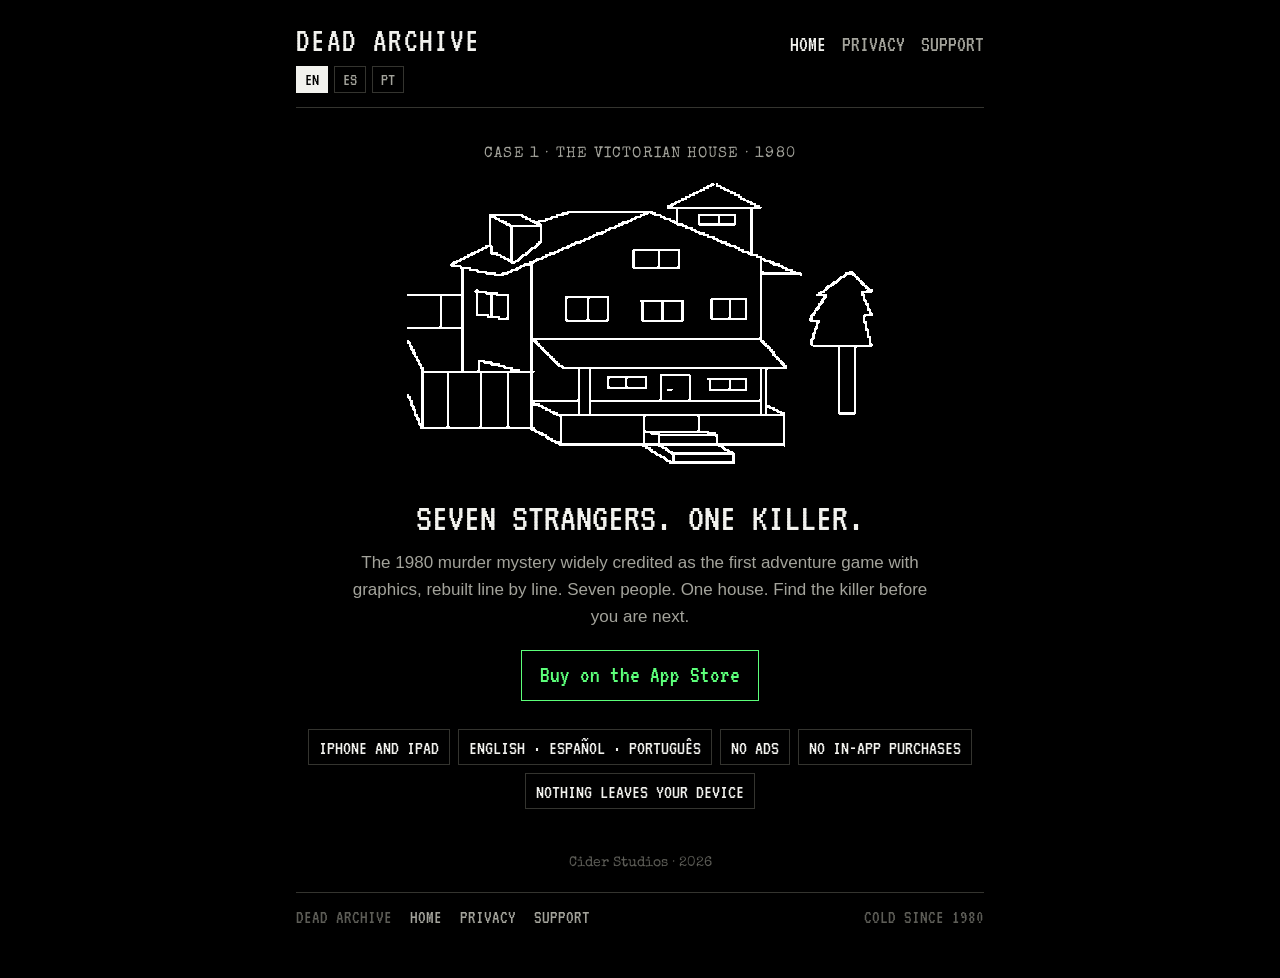
<file: index.html>
<!doctype html>
<html lang="en">
<head>
<meta charset="utf-8">
<meta name="viewport" content="width=device-width, initial-scale=1">
<title>Dead Archive</title>
<meta name="description" content="Seven strangers. One killer. The 1980 murder mystery, rebuilt line by line, for iPhone and iPad.">
<link rel="alternate" hreflang="en" href="index.html">
<link rel="alternate" hreflang="es" href="es/index.html">
<link rel="alternate" hreflang="pt" href="pt/index.html">
<link rel="preconnect" href="https://fonts.googleapis.com">
<link rel="preconnect" href="https://fonts.gstatic.com" crossorigin>
<link rel="stylesheet" href="https://fonts.googleapis.com/css2?family=Special+Elite&family=VT323&display=swap">
<link rel="stylesheet" href="style.css">
</head>
<body>
<div class="wrap">

<header class="masthead">
  <a class="mark" href="index.html">DEAD ARCHIVE</a>
  <nav class="nav">
    <a href="index.html" aria-current="page">Home</a>
    <a href="privacy.html">Privacy</a>
    <a href="support.html">Support</a>
  </nav>
  <div class="langs"><span>EN</span><a href="es/index.html" hreflang="es">ES</a><a href="pt/index.html" hreflang="pt">PT</a></div>
</header>

<p class="eyebrow" style="text-align:center">Case 1 · The Victorian House · 1980</p>
<div class="hero"><img src="house.png" width="1056" height="649" alt="The 1980 line drawing of a large Victorian house with a porch, stone steps and a pine tree"></div>
<p class="tagline">Seven strangers. One killer.</p>
<p class="pitch">The 1980 murder mystery widely credited as the first adventure game with graphics, rebuilt line by line. Seven people. One house. Find the killer before you are next.</p>

<a class="store-link" href="https://apps.apple.com/app/dead-archive/id6829990761">Buy on the App Store</a>

<ul class="facts">
  <li>iPhone and iPad</li>
  <li>English · Español · Português</li>
  <li>No ads</li>
  <li>No in-app purchases</li>
  <li>Nothing leaves your device</li>
</ul>

<p class="stamp" style="text-align:center">Cider Studios · 2026</p>

<footer>
  <span>Dead Archive</span>
  <a href="index.html">Home</a>
  <a href="privacy.html">Privacy</a>
  <a href="support.html">Support</a>
  <span class="end">Cold since 1980</span>
</footer>

</div>
</body>
</html>
</file>
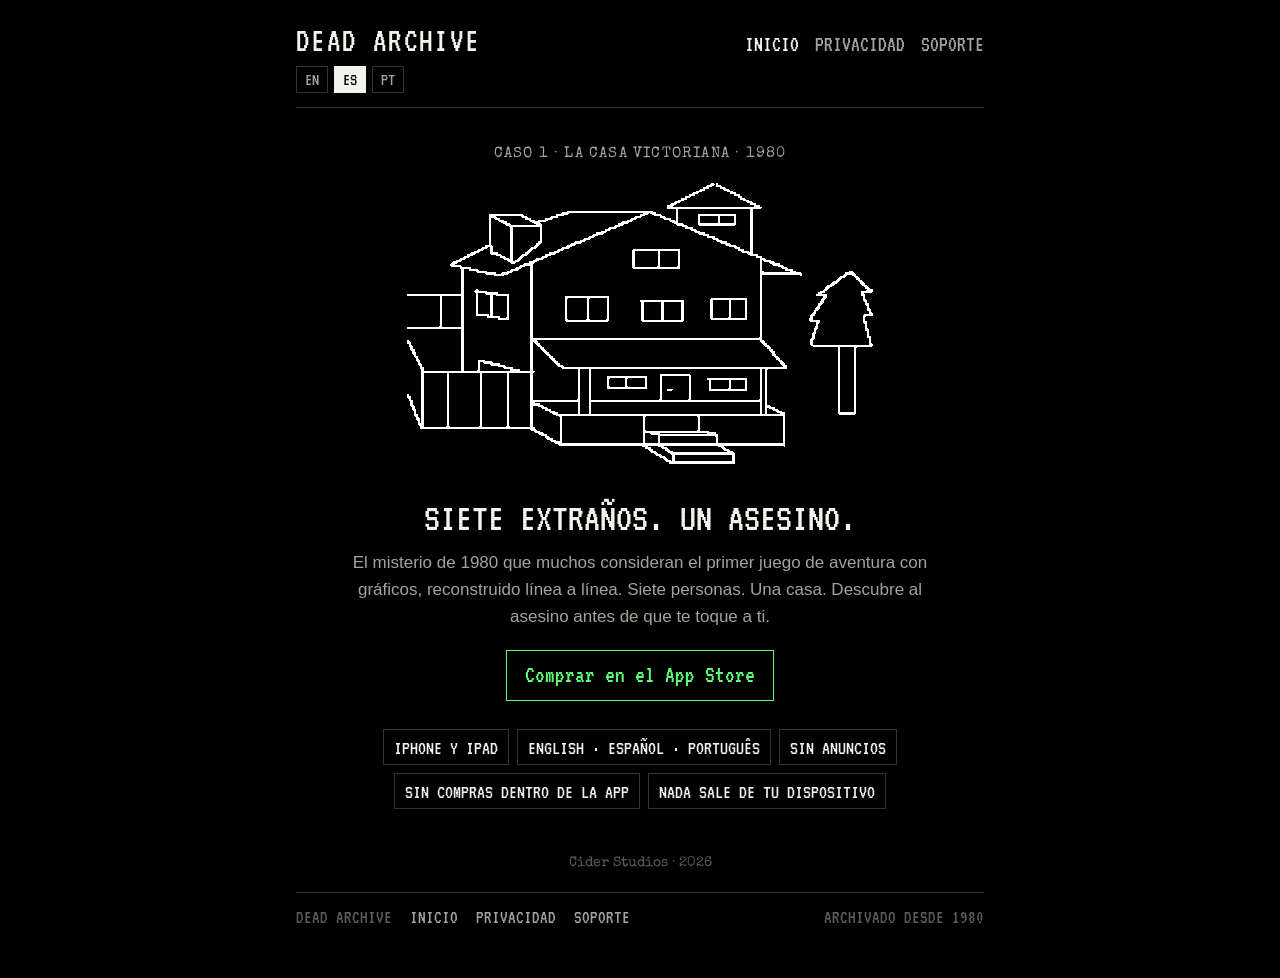
<file: es/index.html>
<!doctype html>
<html lang="es">
<head>
<meta charset="utf-8">
<meta name="viewport" content="width=device-width, initial-scale=1">
<title>Dead Archive</title>
<meta name="description" content="Siete extraños. Un asesino. El misterio de 1980, reconstruido línea a línea, para iPhone y iPad.">
<link rel="alternate" hreflang="en" href="../index.html">
<link rel="alternate" hreflang="es" href="index.html">
<link rel="alternate" hreflang="pt" href="../pt/index.html">
<link rel="preconnect" href="https://fonts.googleapis.com">
<link rel="preconnect" href="https://fonts.gstatic.com" crossorigin>
<link rel="stylesheet" href="https://fonts.googleapis.com/css2?family=Special+Elite&family=VT323&display=swap">
<link rel="stylesheet" href="../style.css">
</head>
<body>
<div class="wrap">

<header class="masthead">
  <a class="mark" href="index.html">DEAD ARCHIVE</a>
  <nav class="nav">
    <a href="index.html" aria-current="page">Inicio</a>
    <a href="privacy.html">Privacidad</a>
    <a href="support.html">Soporte</a>
  </nav>
  <div class="langs"><a href="../index.html" hreflang="en">EN</a><span>ES</span><a href="../pt/index.html" hreflang="pt">PT</a></div>
</header>

<p class="eyebrow" style="text-align:center">Caso 1 · La Casa Victoriana · 1980</p>
<div class="hero"><img src="../house.png" width="1056" height="649" alt="El dibujo de líneas de 1980 de una gran casa victoriana, con porche, escalera de piedra y un pino"></div>
<p class="tagline">Siete extraños. Un asesino.</p>
<p class="pitch">El misterio de 1980 que muchos consideran el primer juego de aventura con gráficos, reconstruido línea a línea. Siete personas. Una casa. Descubre al asesino antes de que te toque a ti.</p>

<a class="store-link" href="https://apps.apple.com/app/dead-archive/id6829990761">Comprar en el App Store</a>

<ul class="facts">
  <li>iPhone y iPad</li>
  <li>English · Español · Português</li>
  <li>Sin anuncios</li>
  <li>Sin compras dentro de la app</li>
  <li>Nada sale de tu dispositivo</li>
</ul>

<p class="stamp" style="text-align:center">Cider Studios · 2026</p>

<footer>
  <span>Dead Archive</span>
  <a href="index.html">Inicio</a>
  <a href="privacy.html">Privacidad</a>
  <a href="support.html">Soporte</a>
  <span class="end">Archivado desde 1980</span>
</footer>

</div>
</body>
</html>
</file>
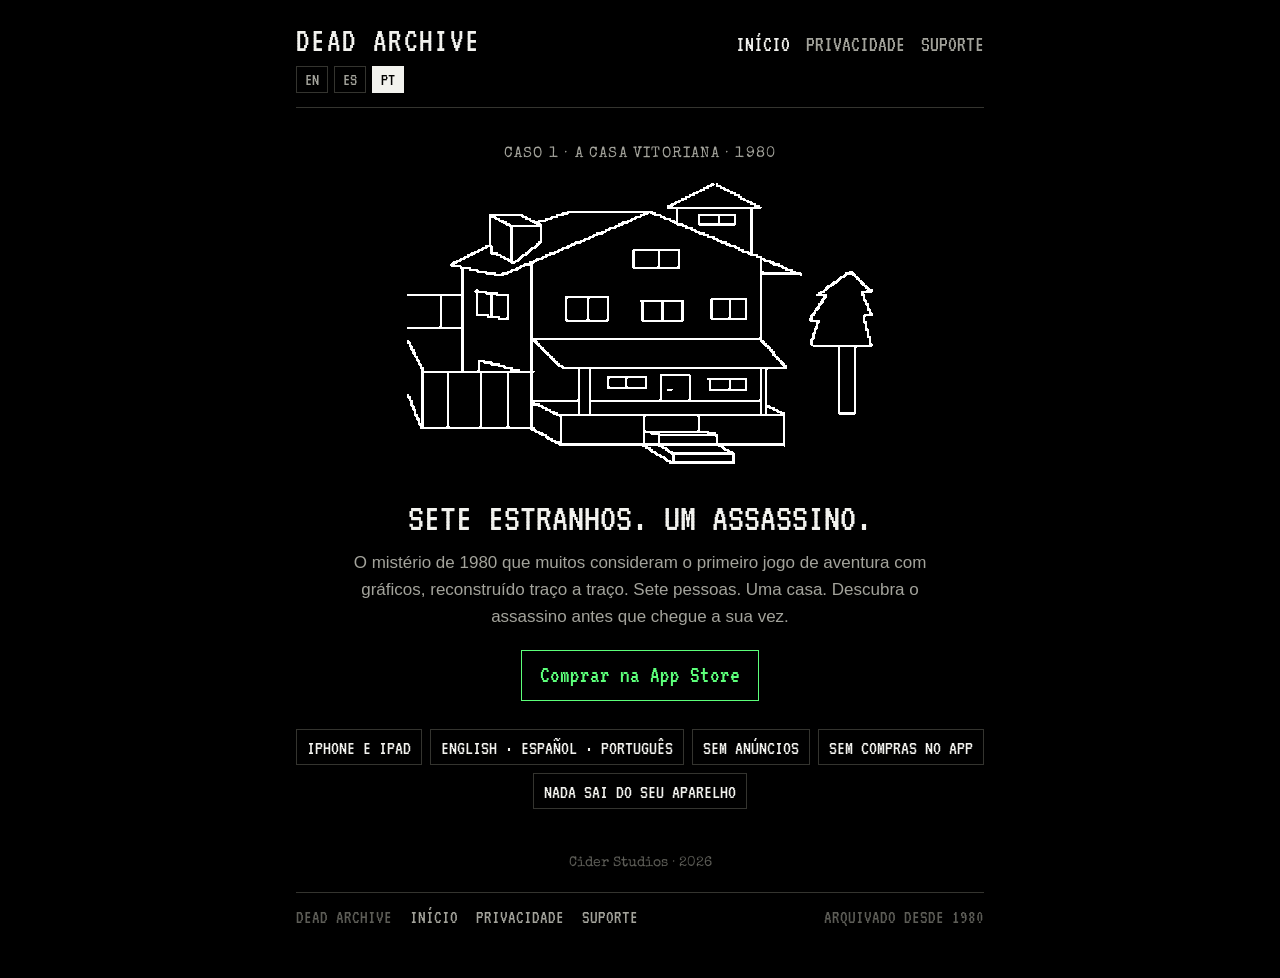
<file: pt/index.html>
<!doctype html>
<html lang="pt-BR">
<head>
<meta charset="utf-8">
<meta name="viewport" content="width=device-width, initial-scale=1">
<title>Dead Archive</title>
<meta name="description" content="Sete estranhos. Um assassino. O mistério de 1980, reconstruído traço a traço, para iPhone e iPad.">
<link rel="alternate" hreflang="en" href="../index.html">
<link rel="alternate" hreflang="es" href="../es/index.html">
<link rel="alternate" hreflang="pt" href="index.html">
<link rel="preconnect" href="https://fonts.googleapis.com">
<link rel="preconnect" href="https://fonts.gstatic.com" crossorigin>
<link rel="stylesheet" href="https://fonts.googleapis.com/css2?family=Special+Elite&family=VT323&display=swap">
<link rel="stylesheet" href="../style.css">
</head>
<body>
<div class="wrap">

<header class="masthead">
  <a class="mark" href="index.html">DEAD ARCHIVE</a>
  <nav class="nav">
    <a href="index.html" aria-current="page">Início</a>
    <a href="privacy.html">Privacidade</a>
    <a href="support.html">Suporte</a>
  </nav>
  <div class="langs"><a href="../index.html" hreflang="en">EN</a><a href="../es/index.html" hreflang="es">ES</a><span>PT</span></div>
</header>

<p class="eyebrow" style="text-align:center">Caso 1 · A Casa Vitoriana · 1980</p>
<div class="hero"><img src="../house.png" width="1056" height="649" alt="O desenho de traço de 1980 de uma grande casa vitoriana, com varanda, escada de pedra e um pinheiro"></div>
<p class="tagline">Sete estranhos. Um assassino.</p>
<p class="pitch">O mistério de 1980 que muitos consideram o primeiro jogo de aventura com gráficos, reconstruído traço a traço. Sete pessoas. Uma casa. Descubra o assassino antes que chegue a sua vez.</p>

<a class="store-link" href="https://apps.apple.com/app/dead-archive/id6829990761">Comprar na App Store</a>

<ul class="facts">
  <li>iPhone e iPad</li>
  <li>English · Español · Português</li>
  <li>Sem anúncios</li>
  <li>Sem compras no app</li>
  <li>Nada sai do seu aparelho</li>
</ul>

<p class="stamp" style="text-align:center">Cider Studios · 2026</p>

<footer>
  <span>Dead Archive</span>
  <a href="index.html">Início</a>
  <a href="privacy.html">Privacidade</a>
  <a href="support.html">Suporte</a>
  <span class="end">Arquivado desde 1980</span>
</footer>

</div>
</body>
</html>
</file>
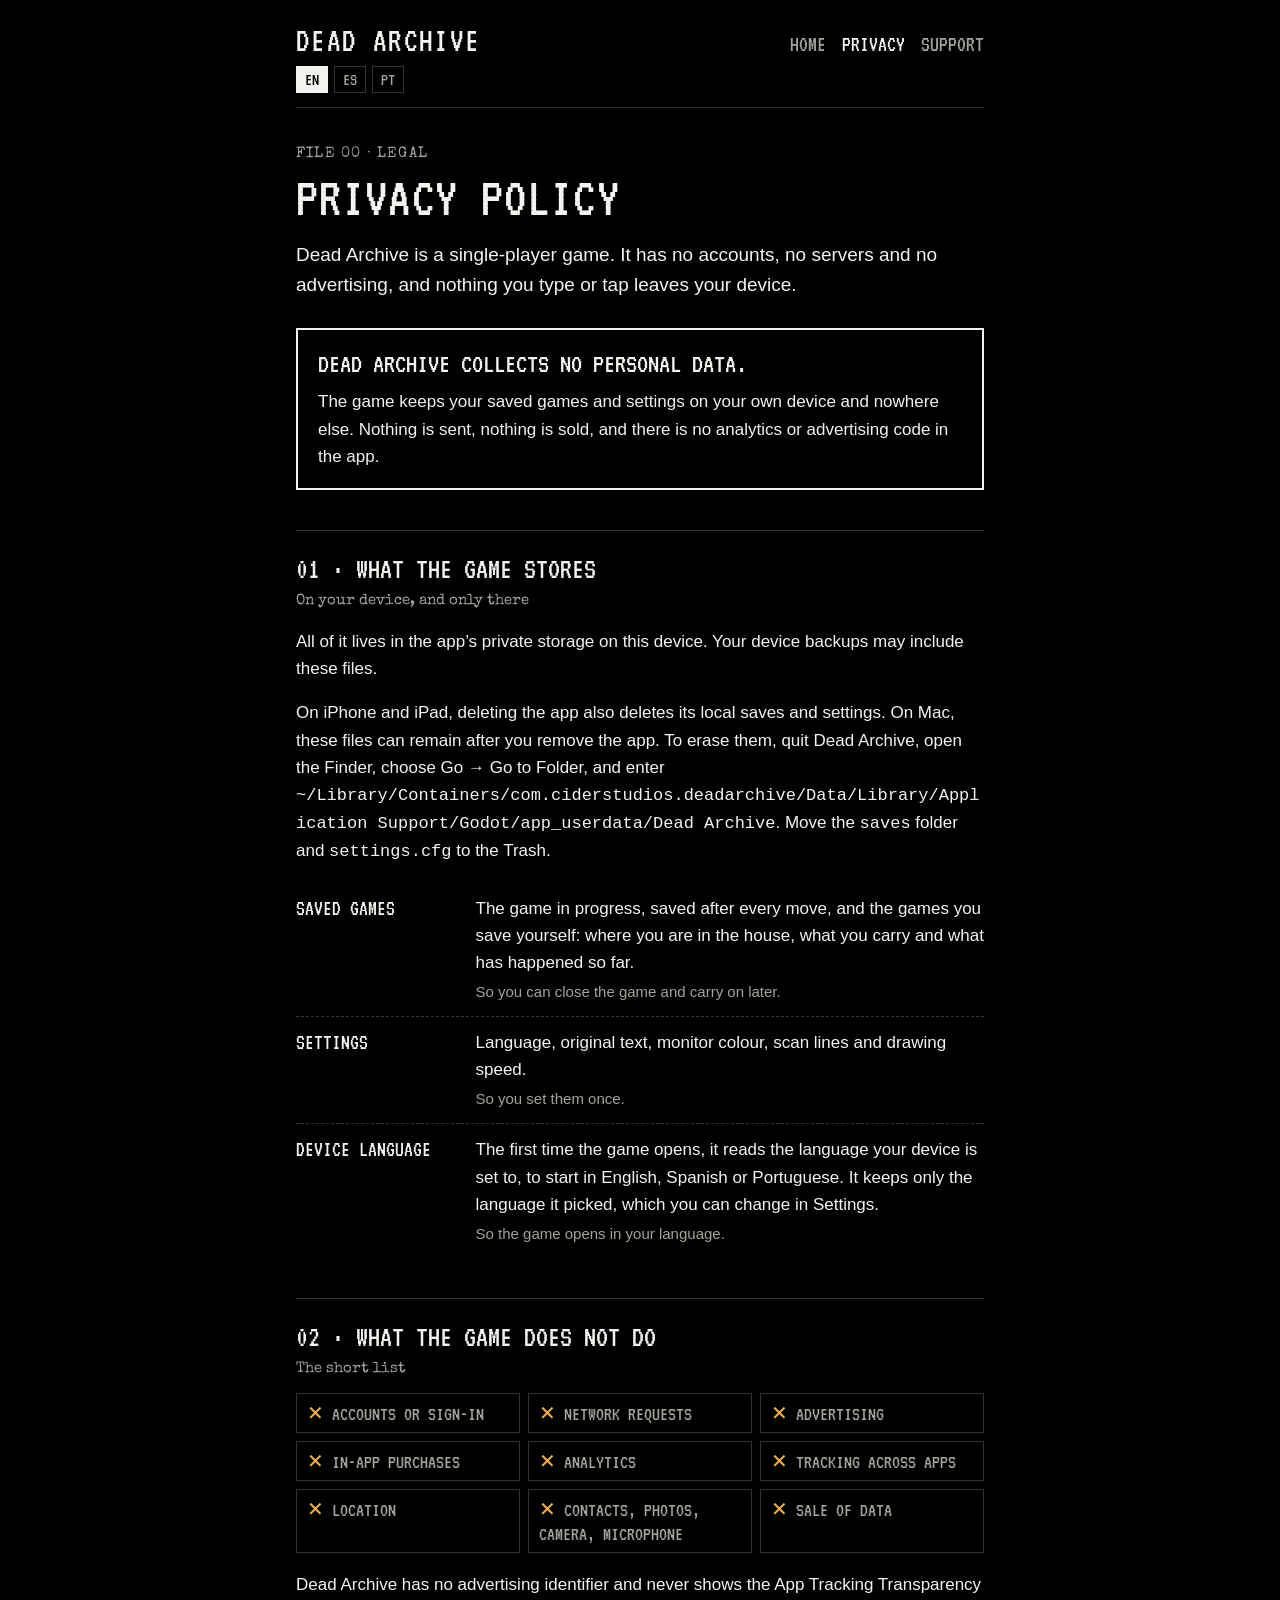
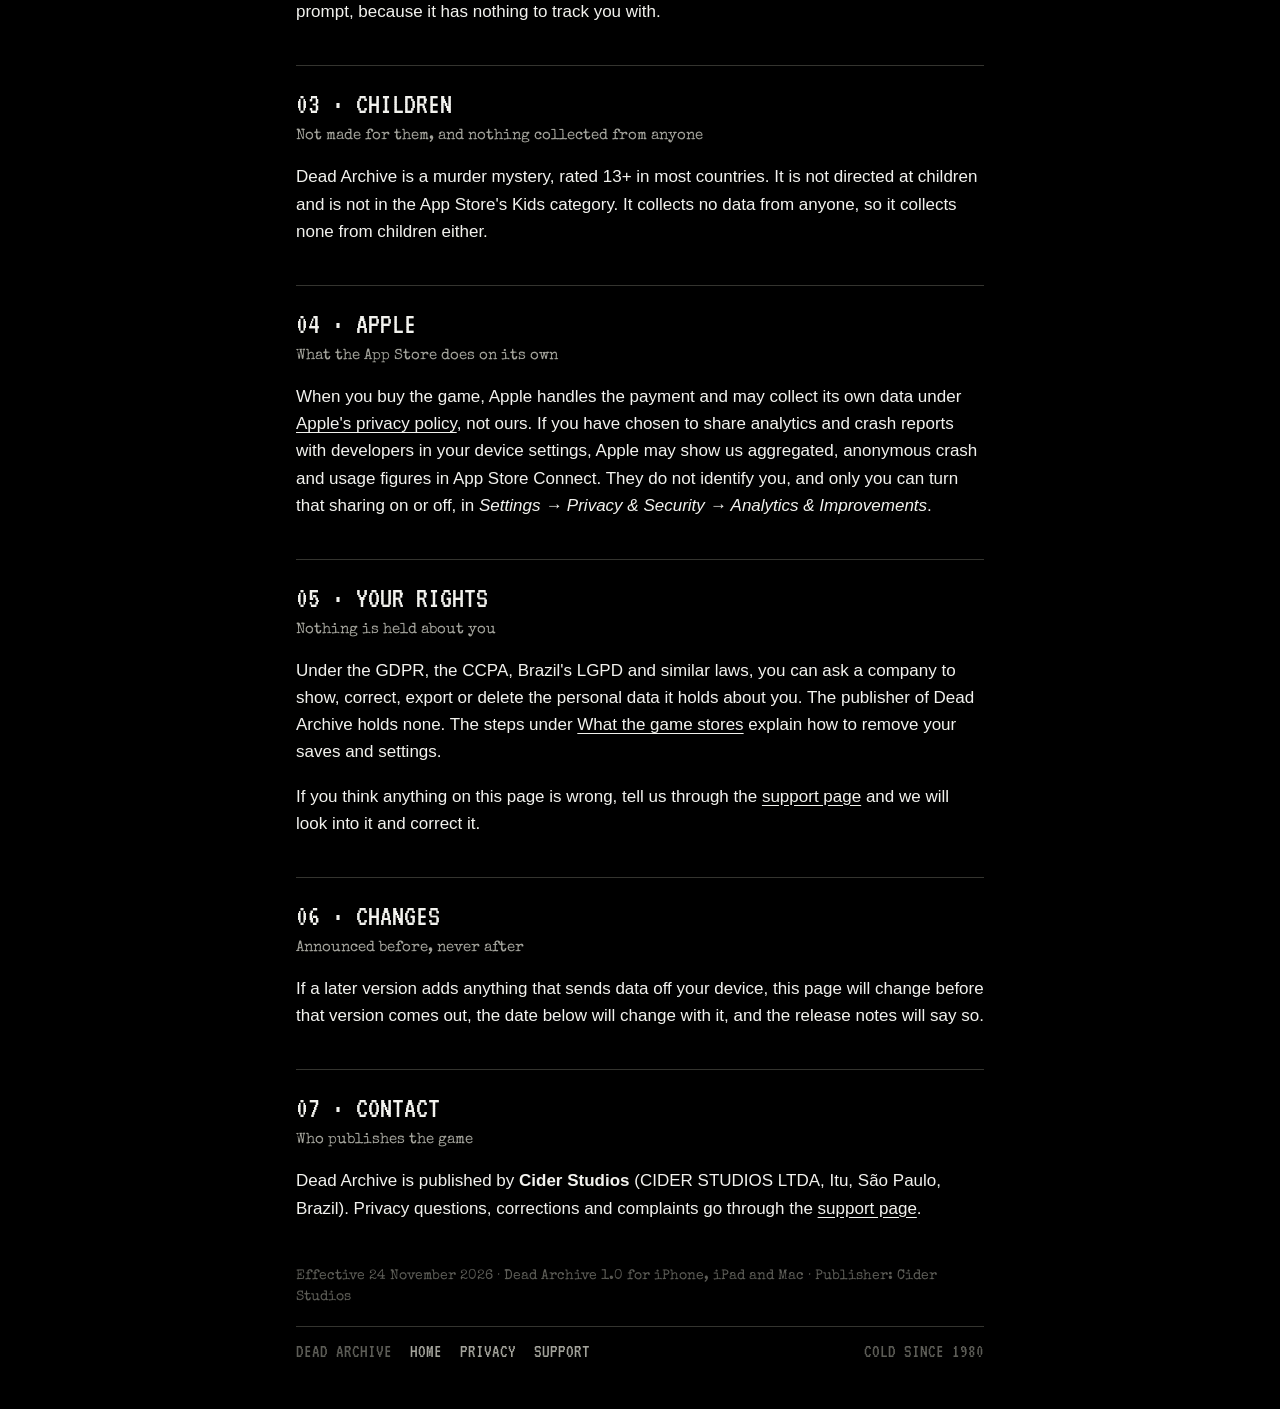
<file: privacy.html>
<!doctype html>
<html lang="en">
<head>
<meta charset="utf-8">
<meta name="viewport" content="width=device-width, initial-scale=1">
<title>Dead Archive · Privacy Policy</title>
<meta name="description" content="Dead Archive collects no personal data. Everything the game saves stays on your device.">
<link rel="alternate" hreflang="en" href="privacy.html">
<link rel="alternate" hreflang="es" href="es/privacy.html">
<link rel="alternate" hreflang="pt" href="pt/privacy.html">
<link rel="preconnect" href="https://fonts.googleapis.com">
<link rel="preconnect" href="https://fonts.gstatic.com" crossorigin>
<link rel="stylesheet" href="https://fonts.googleapis.com/css2?family=Special+Elite&family=VT323&display=swap">
<link rel="stylesheet" href="style.css">
</head>
<body>
<div class="wrap">

<header class="masthead">
  <a class="mark" href="index.html">DEAD ARCHIVE</a>
  <nav class="nav">
    <a href="index.html">Home</a>
    <a href="privacy.html" aria-current="page">Privacy</a>
    <a href="support.html">Support</a>
  </nav>
  <div class="langs"><span>EN</span><a href="es/privacy.html" hreflang="es">ES</a><a href="pt/privacy.html" hreflang="pt">PT</a></div>
</header>

<p class="eyebrow">File 00 · Legal</p>
<h1>Privacy Policy</h1>
<p class="standfirst">Dead Archive is a single-player game. It has no accounts, no servers and no advertising, and nothing you type or tap leaves your device.</p>

<div class="verdict">
  <p>Dead Archive collects no personal data.</p>
  <p>The game keeps your saved games and settings on your own device and nowhere else. Nothing is sent, nothing is sold, and there is no analytics or advertising code in the app.</p>
</div>

<section id="local-data">
  <h2>01 · What the game stores</h2>
  <h3>On your device, and only there</h3>
  <p>All of it lives in the app’s private storage on this device. Your device backups may include these files.</p>
  <p>On iPhone and iPad, deleting the app also deletes its local saves and settings. On Mac, these files can remain after you remove the app. To erase them, quit Dead Archive, open the Finder, choose Go → Go to Folder, and enter <code>~/Library/Containers/com.ciderstudios.deadarchive/Data/Library/Application Support/Godot/app_userdata/Dead Archive</code>. Move the <code>saves</code> folder and <code>settings.cfg</code> to the Trash.</p>
  <dl class="ledger">
    <div>
      <dt>Saved games</dt>
      <dd>The game in progress, saved after every move, and the games you save yourself: where you are in the house, what you carry and what has happened so far.
        <span class="why">So you can close the game and carry on later.</span></dd>
    </div>
    <div>
      <dt>Settings</dt>
      <dd>Language, original text, monitor colour, scan lines and drawing speed.
        <span class="why">So you set them once.</span></dd>
    </div>
    <div>
      <dt>Device language</dt>
      <dd>The first time the game opens, it reads the language your device is set to, to start in English, Spanish or Portuguese. It keeps only the language it picked, which you can change in Settings.
        <span class="why">So the game opens in your language.</span></dd>
    </div>
  </dl>
</section>

<section>
  <h2>02 · What the game does not do</h2>
  <h3>The short list</h3>
  <ul class="nots">
    <li>Accounts or sign-in</li>
    <li>Network requests</li>
    <li>Advertising</li>
    <li>In-app purchases</li>
    <li>Analytics</li>
    <li>Tracking across apps</li>
    <li>Location</li>
    <li>Contacts, photos, camera, microphone</li>
    <li>Sale of data</li>
  </ul>
  <p style="margin-top:18px">Dead Archive has no advertising identifier and never shows the App Tracking Transparency prompt, because it has nothing to track you with.</p>
</section>

<section>
  <h2>03 · Children</h2>
  <h3>Not made for them, and nothing collected from anyone</h3>
  <p>Dead Archive is a murder mystery, rated 13+ in most countries. It is not directed at children and is not in the App Store's Kids category. It collects no data from anyone, so it collects none from children either.</p>
</section>

<section>
  <h2>04 · Apple</h2>
  <h3>What the App Store does on its own</h3>
  <p>When you buy the game, Apple handles the payment and may collect its own data under <a href="https://www.apple.com/legal/privacy/">Apple's privacy policy</a>, not ours. If you have chosen to share analytics and crash reports with developers in your device settings, Apple may show us aggregated, anonymous crash and usage figures in App Store Connect. They do not identify you, and only you can turn that sharing on or off, in <em>Settings → Privacy &amp; Security → Analytics &amp; Improvements</em>.</p>
</section>

<section>
  <h2>05 · Your rights</h2>
  <h3>Nothing is held about you</h3>
  <p>Under the GDPR, the CCPA, Brazil's LGPD and similar laws, you can ask a company to show, correct, export or delete the personal data it holds about you. The publisher of Dead Archive holds none. The steps under <a href="#local-data">What the game stores</a> explain how to remove your saves and settings.</p>
  <p>If you think anything on this page is wrong, tell us through the <a href="support.html">support page</a> and we will look into it and correct it.</p>
</section>

<section>
  <h2>06 · Changes</h2>
  <h3>Announced before, never after</h3>
  <p>If a later version adds anything that sends data off your device, this page will change before that version comes out, the date below will change with it, and the release notes will say so.</p>
</section>

<section>
  <h2>07 · Contact</h2>
  <h3>Who publishes the game</h3>
  <p>Dead Archive is published by <strong>Cider Studios</strong> (CIDER STUDIOS LTDA, Itu, São Paulo, Brazil). Privacy questions, corrections and complaints go through the <a href="support.html">support page</a>.</p>
</section>

<p class="stamp">Effective 24 November 2026 · Dead Archive 1.0 for iPhone, iPad and Mac · Publisher: Cider Studios</p>

<footer>
  <span>Dead Archive</span>
  <a href="index.html">Home</a>
  <a href="privacy.html">Privacy</a>
  <a href="support.html">Support</a>
  <span class="end">Cold since 1980</span>
</footer>

</div>
</body>
</html>
</file>
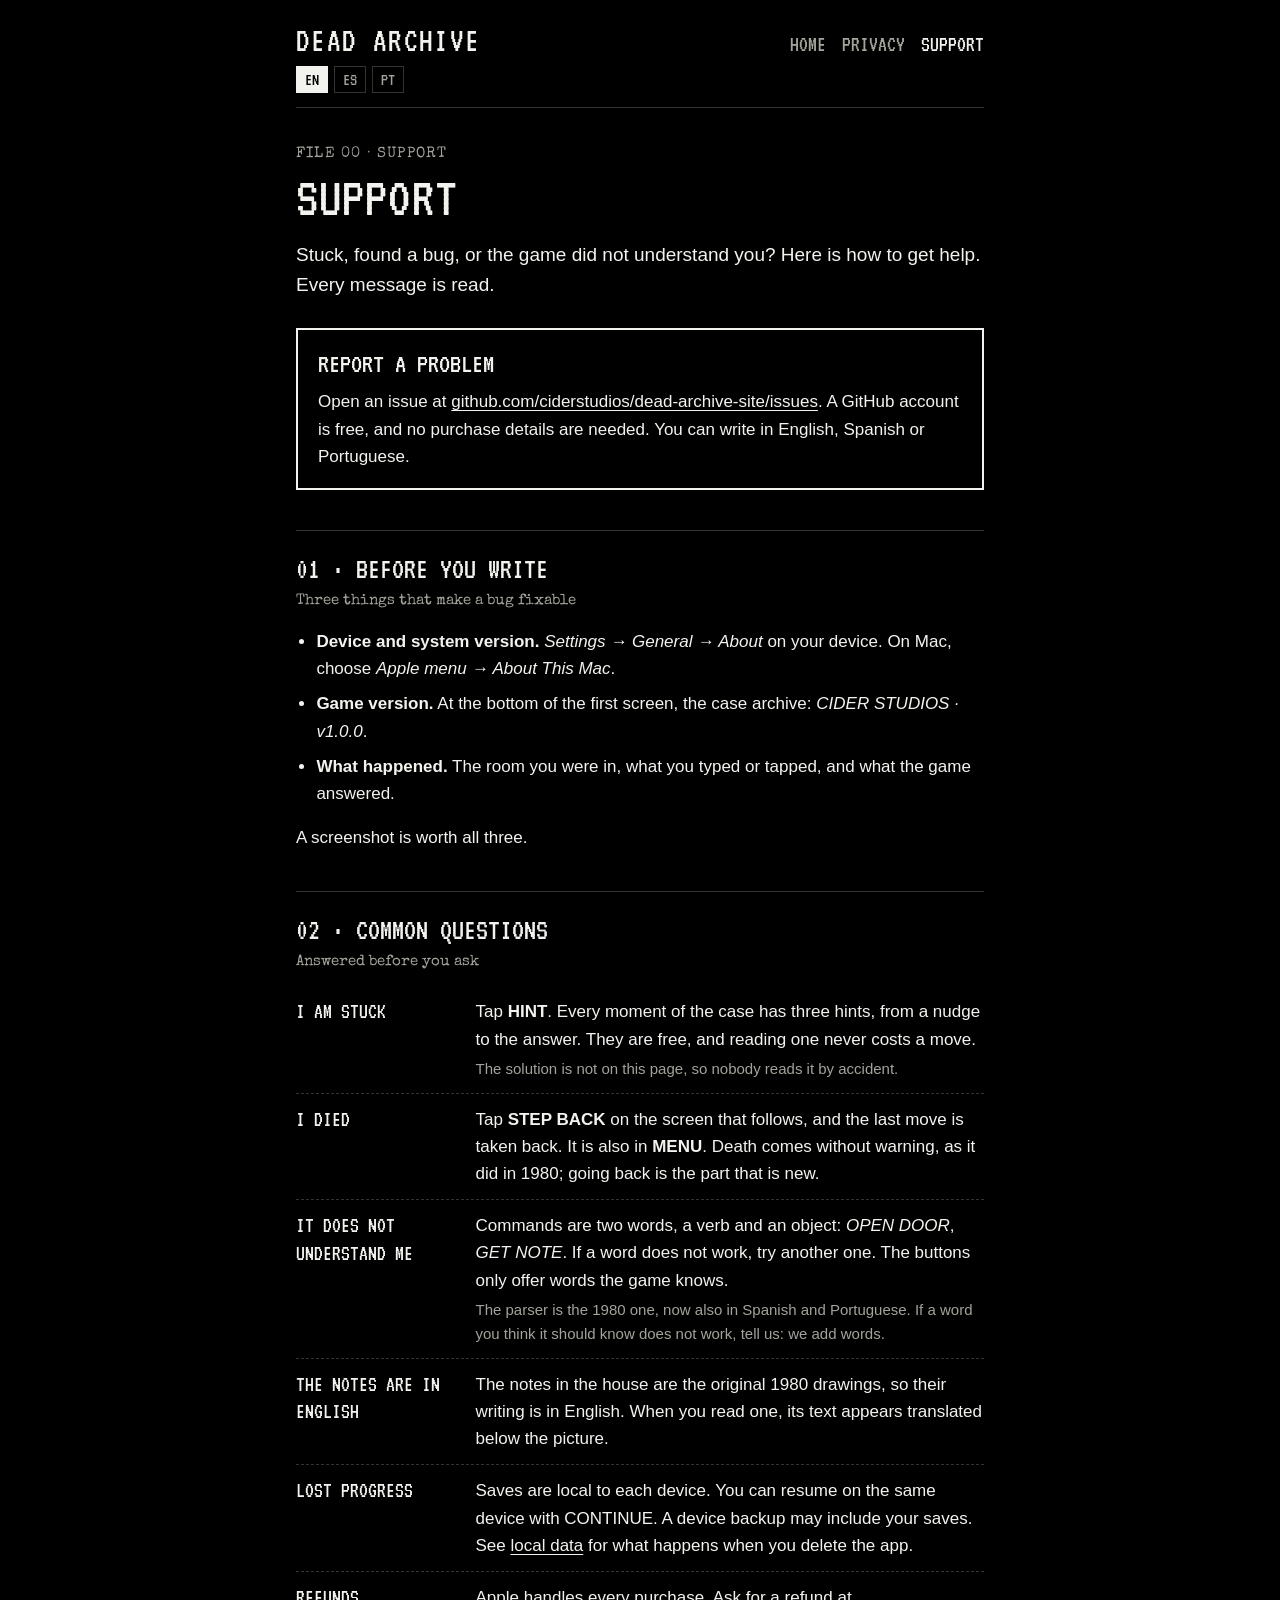
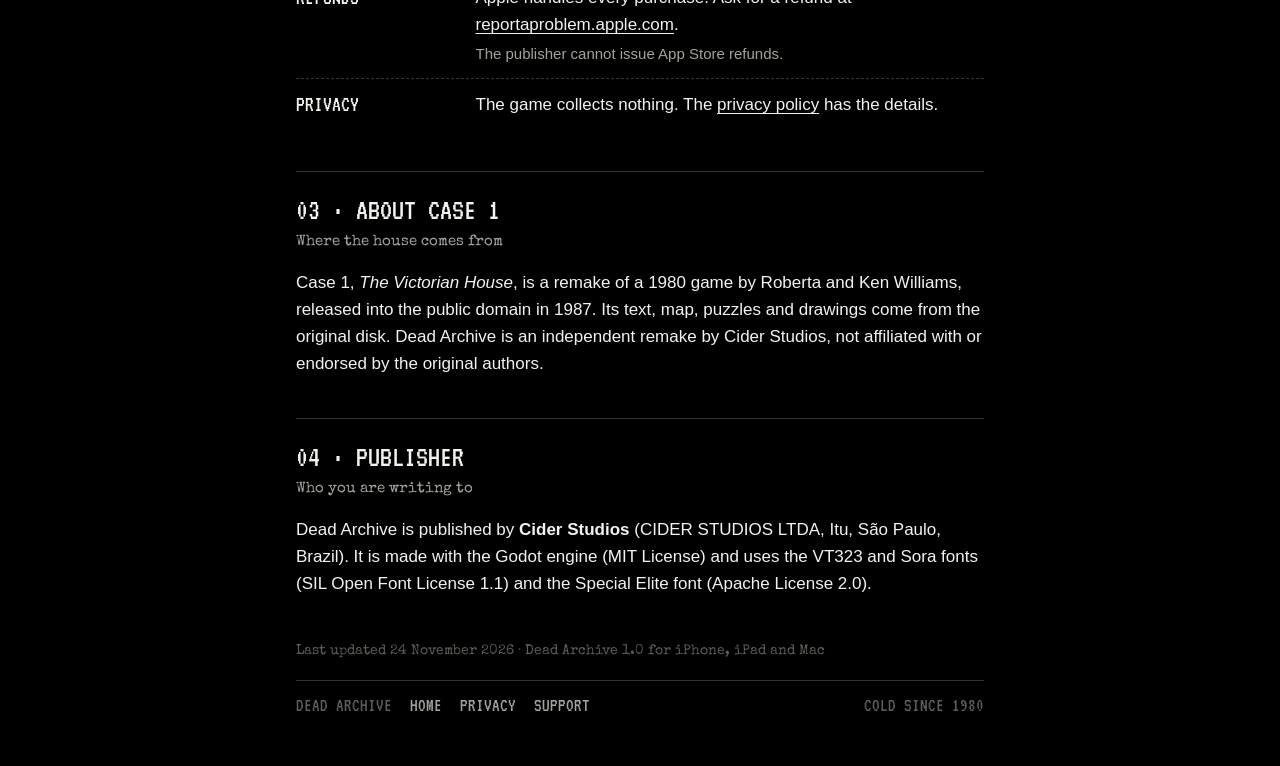
<file: support.html>
<!doctype html>
<html lang="en">
<head>
<meta charset="utf-8">
<meta name="viewport" content="width=device-width, initial-scale=1">
<title>Dead Archive · Support</title>
<meta name="description" content="How to get unstuck, report a bug or ask a question about Dead Archive.">
<link rel="alternate" hreflang="en" href="support.html">
<link rel="alternate" hreflang="es" href="es/support.html">
<link rel="alternate" hreflang="pt" href="pt/support.html">
<link rel="preconnect" href="https://fonts.googleapis.com">
<link rel="preconnect" href="https://fonts.gstatic.com" crossorigin>
<link rel="stylesheet" href="https://fonts.googleapis.com/css2?family=Special+Elite&family=VT323&display=swap">
<link rel="stylesheet" href="style.css">
</head>
<body>
<div class="wrap">

<header class="masthead">
  <a class="mark" href="index.html">DEAD ARCHIVE</a>
  <nav class="nav">
    <a href="index.html">Home</a>
    <a href="privacy.html">Privacy</a>
    <a href="support.html" aria-current="page">Support</a>
  </nav>
  <div class="langs"><span>EN</span><a href="es/support.html" hreflang="es">ES</a><a href="pt/support.html" hreflang="pt">PT</a></div>
</header>

<p class="eyebrow">File 00 · Support</p>
<h1>Support</h1>
<p class="standfirst">Stuck, found a bug, or the game did not understand you? Here is how to get help. Every message is read.</p>

<div class="verdict">
  <p>Report a problem</p>
  <p>Open an issue at <a href="https://github.com/ciderstudios/dead-archive-site/issues">github.com/ciderstudios/dead-archive-site/issues</a>. A GitHub account is free, and no purchase details are needed. You can write in English, Spanish or Portuguese.</p>
</div>

<section>
  <h2>01 · Before you write</h2>
  <h3>Three things that make a bug fixable</h3>
  <ul class="plain">
    <li><strong>Device and system version.</strong> <em>Settings → General → About</em> on your device. On Mac, choose <em>Apple menu → About This Mac</em>.</li>
    <li><strong>Game version.</strong> At the bottom of the first screen, the case archive: <em>CIDER STUDIOS · v1.0.0</em>.</li>
    <li><strong>What happened.</strong> The room you were in, what you typed or tapped, and what the game answered.</li>
  </ul>
  <p>A screenshot is worth all three.</p>
</section>

<section>
  <h2>02 · Common questions</h2>
  <h3>Answered before you ask</h3>
  <dl class="ledger">
    <div>
      <dt>I am stuck</dt>
      <dd>Tap <strong>HINT</strong>. Every moment of the case has three hints, from a nudge to the answer. They are free, and reading one never costs a move.
        <span class="why">The solution is not on this page, so nobody reads it by accident.</span></dd>
    </div>
    <div>
      <dt>I died</dt>
      <dd>Tap <strong>STEP BACK</strong> on the screen that follows, and the last move is taken back. It is also in <strong>MENU</strong>. Death comes without warning, as it did in 1980; going back is the part that is new.</dd>
    </div>
    <div>
      <dt>It does not understand me</dt>
      <dd>Commands are two words, a verb and an object: <em>OPEN DOOR</em>, <em>GET NOTE</em>. If a word does not work, try another one. The buttons only offer words the game knows.
        <span class="why">The parser is the 1980 one, now also in Spanish and Portuguese. If a word you think it should know does not work, tell us: we add words.</span></dd>
    </div>
    <div>
      <dt>The notes are in English</dt>
      <dd>The notes in the house are the original 1980 drawings, so their writing is in English. When you read one, its text appears translated below the picture.</dd>
    </div>
    <div>
      <dt>Lost progress</dt>
      <dd>Saves are local to each device. You can resume on the same device with CONTINUE. A device backup may include your saves. See <a href="privacy.html#local-data">local data</a> for what happens when you delete the app.</dd>
    </div>
    <div>
      <dt>Refunds</dt>
      <dd>Apple handles every purchase. Ask for a refund at <a href="https://reportaproblem.apple.com">reportaproblem.apple.com</a>.
        <span class="why">The publisher cannot issue App Store refunds.</span></dd>
    </div>
    <div>
      <dt>Privacy</dt>
      <dd>The game collects nothing. The <a href="privacy.html">privacy policy</a> has the details.</dd>
    </div>
  </dl>
</section>

<section>
  <h2>03 · About Case 1</h2>
  <h3>Where the house comes from</h3>
  <p>Case 1, <em>The Victorian House</em>, is a remake of a 1980 game by Roberta and Ken Williams, released into the public domain in 1987. Its text, map, puzzles and drawings come from the original disk. Dead Archive is an independent remake by Cider Studios, not affiliated with or endorsed by the original authors.</p>
</section>

<section>
  <h2>04 · Publisher</h2>
  <h3>Who you are writing to</h3>
  <p>Dead Archive is published by <strong>Cider Studios</strong> (CIDER STUDIOS LTDA, Itu, São Paulo, Brazil). It is made with the Godot engine (MIT License) and uses the VT323 and Sora fonts (SIL Open Font License 1.1) and the Special Elite font (Apache License 2.0).</p>
</section>

<p class="stamp">Last updated 24 November 2026 · Dead Archive 1.0 for iPhone, iPad and Mac</p>

<footer>
  <span>Dead Archive</span>
  <a href="index.html">Home</a>
  <a href="privacy.html">Privacy</a>
  <a href="support.html">Support</a>
  <span class="end">Cold since 1980</span>
</footer>

</div>
</body>
</html>
</file>
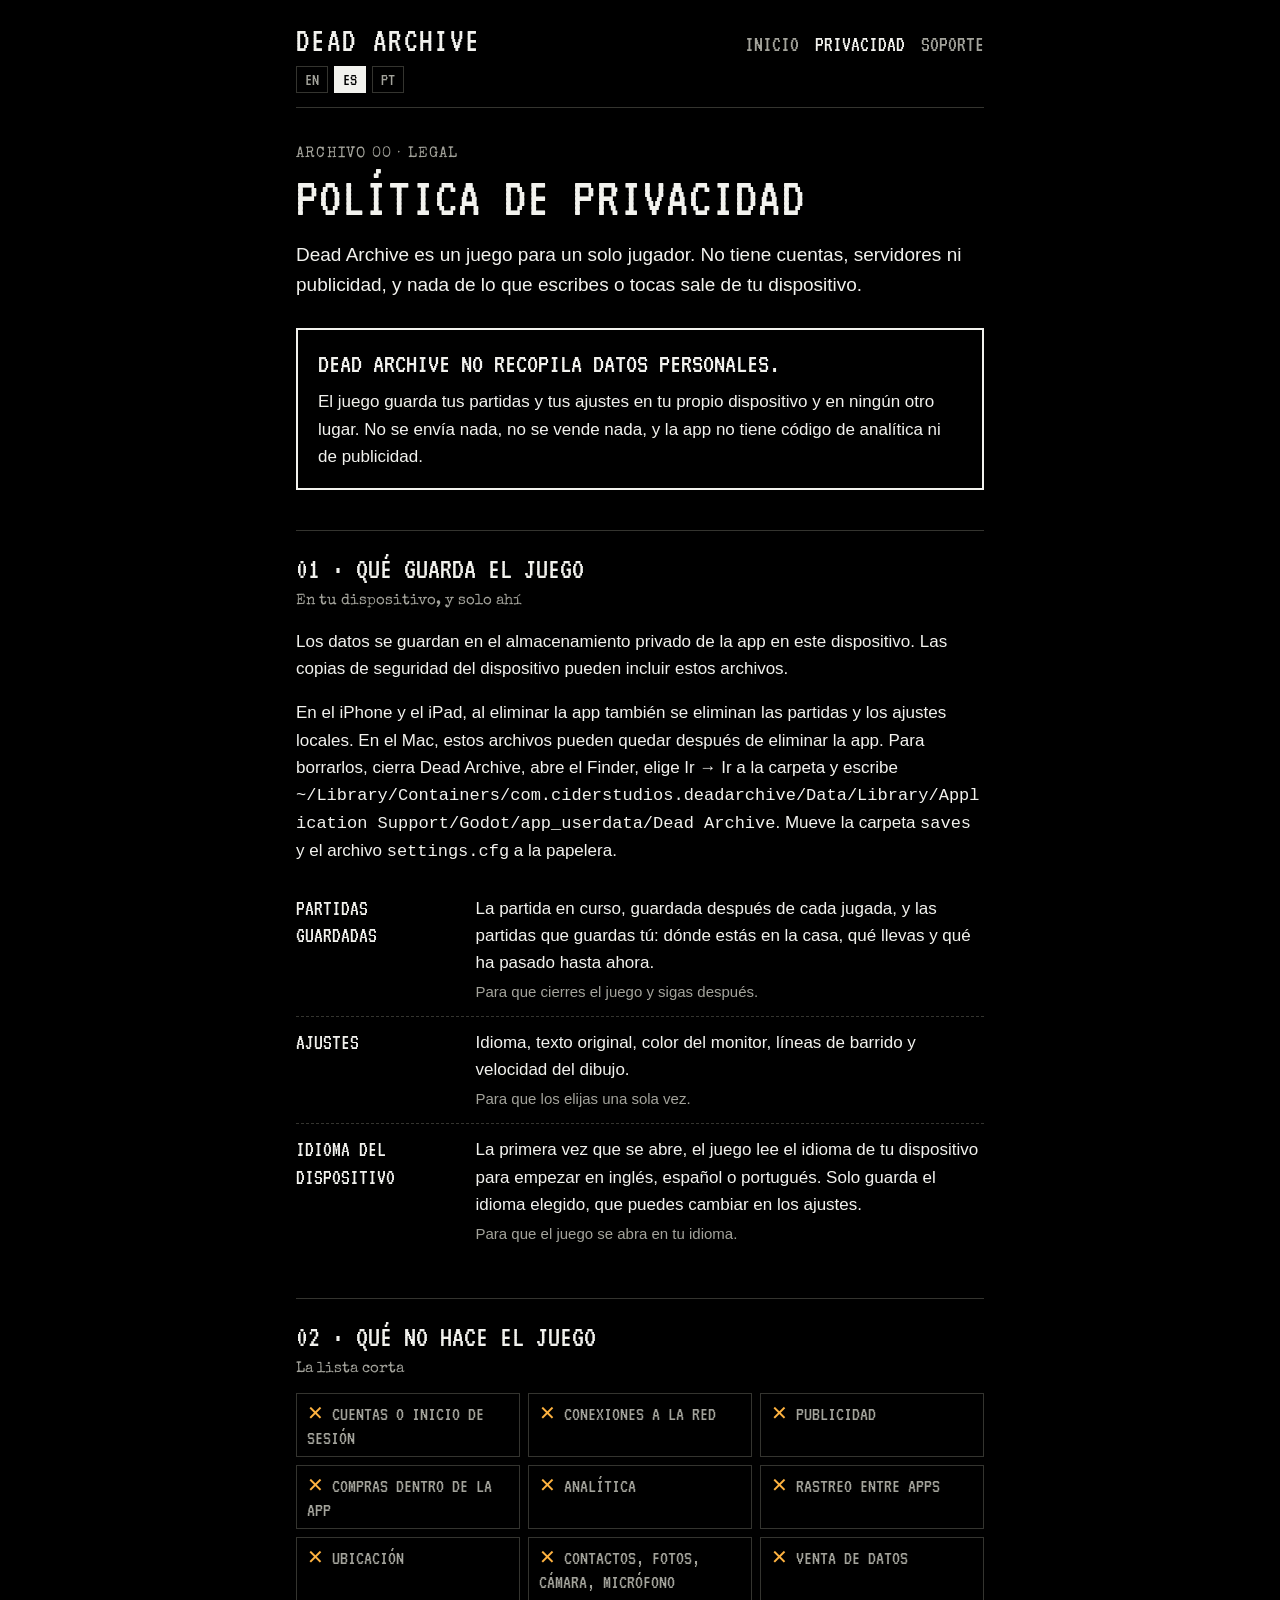
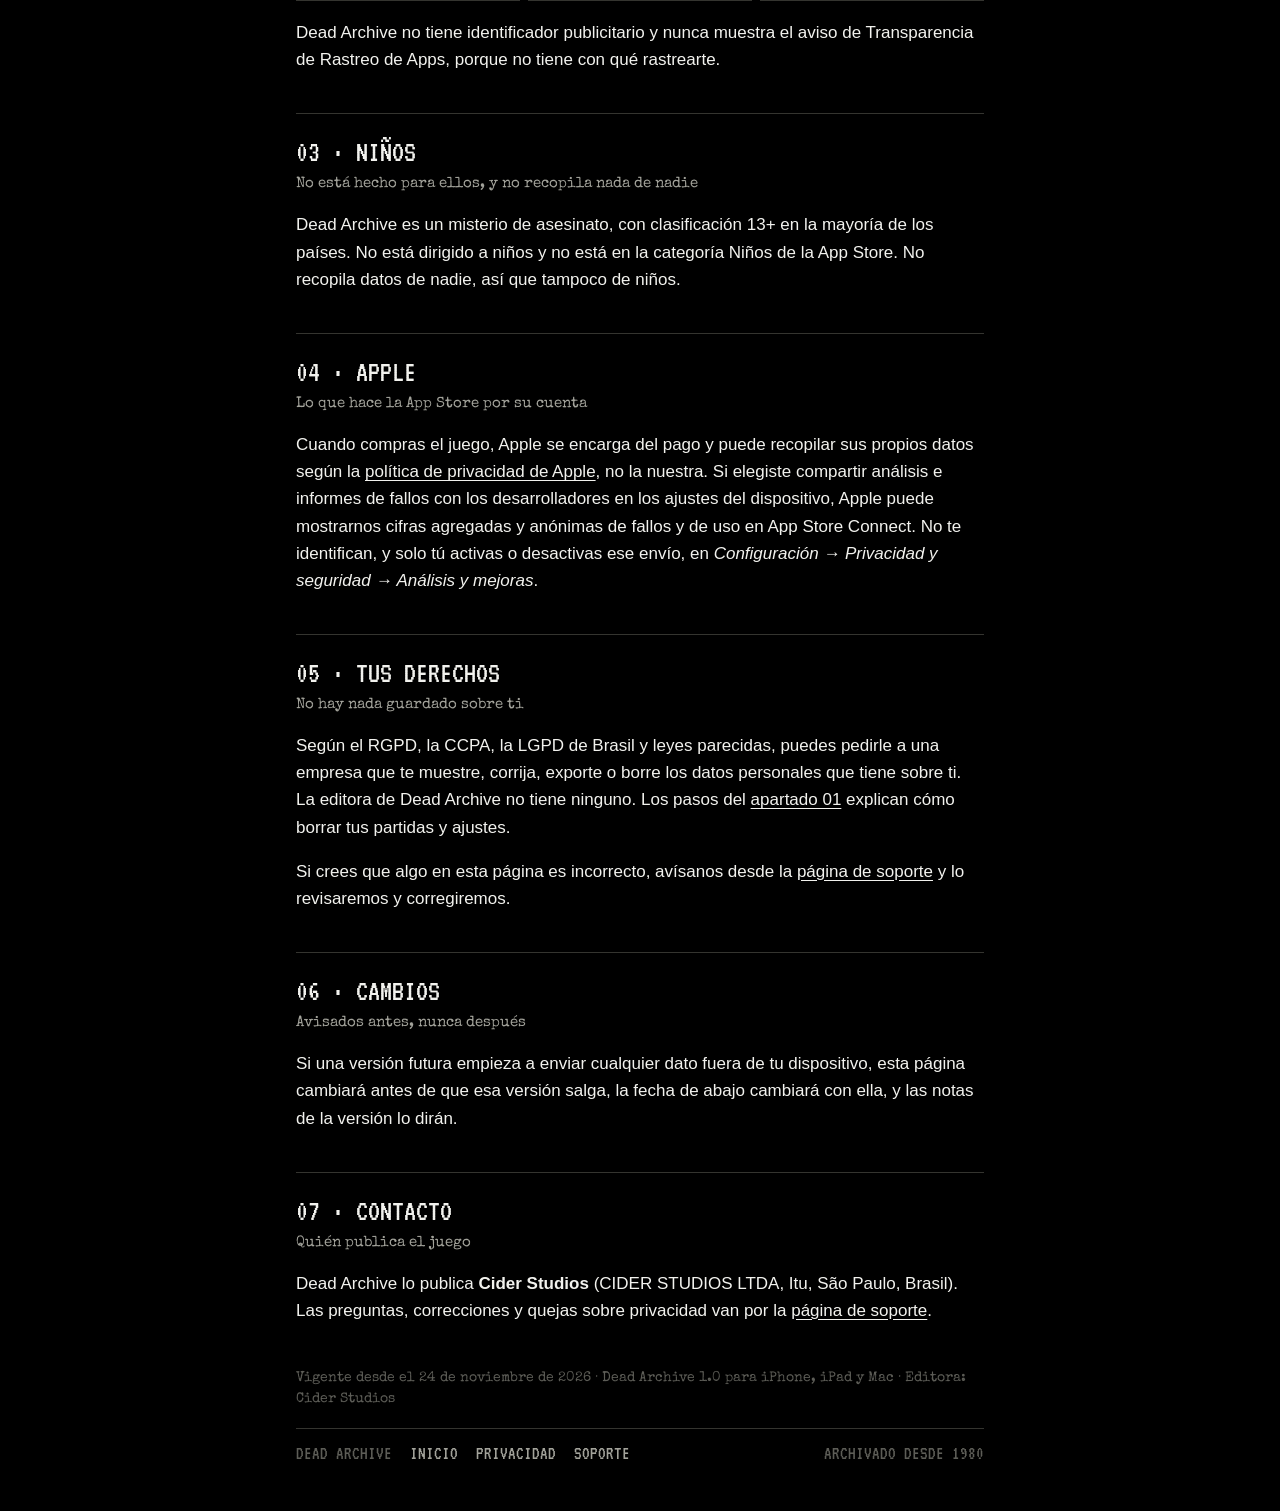
<file: es/privacy.html>
<!doctype html>
<html lang="es">
<head>
<meta charset="utf-8">
<meta name="viewport" content="width=device-width, initial-scale=1">
<title>Dead Archive · Política de Privacidad</title>
<meta name="description" content="Dead Archive no recopila datos personales. Todo lo que guarda el juego se queda en tu dispositivo.">
<link rel="alternate" hreflang="en" href="../privacy.html">
<link rel="alternate" hreflang="es" href="privacy.html">
<link rel="alternate" hreflang="pt" href="../pt/privacy.html">
<link rel="preconnect" href="https://fonts.googleapis.com">
<link rel="preconnect" href="https://fonts.gstatic.com" crossorigin>
<link rel="stylesheet" href="https://fonts.googleapis.com/css2?family=Special+Elite&family=VT323&display=swap">
<link rel="stylesheet" href="../style.css">
</head>
<body>
<div class="wrap">

<header class="masthead">
  <a class="mark" href="index.html">DEAD ARCHIVE</a>
  <nav class="nav">
    <a href="index.html">Inicio</a>
    <a href="privacy.html" aria-current="page">Privacidad</a>
    <a href="support.html">Soporte</a>
  </nav>
  <div class="langs"><a href="../privacy.html" hreflang="en">EN</a><span>ES</span><a href="../pt/privacy.html" hreflang="pt">PT</a></div>
</header>

<p class="eyebrow">Archivo 00 · Legal</p>
<h1>Política de Privacidad</h1>
<p class="standfirst">Dead Archive es un juego para un solo jugador. No tiene cuentas, servidores ni publicidad, y nada de lo que escribes o tocas sale de tu dispositivo.</p>

<div class="verdict">
  <p>Dead Archive no recopila datos personales.</p>
  <p>El juego guarda tus partidas y tus ajustes en tu propio dispositivo y en ningún otro lugar. No se envía nada, no se vende nada, y la app no tiene código de analítica ni de publicidad.</p>
</div>

<section id="local-data">
  <h2>01 · Qué guarda el juego</h2>
  <h3>En tu dispositivo, y solo ahí</h3>
  <p>Los datos se guardan en el almacenamiento privado de la app en este dispositivo. Las copias de seguridad del dispositivo pueden incluir estos archivos.</p>
  <p>En el iPhone y el iPad, al eliminar la app también se eliminan las partidas y los ajustes locales. En el Mac, estos archivos pueden quedar después de eliminar la app. Para borrarlos, cierra Dead Archive, abre el Finder, elige Ir → Ir a la carpeta y escribe <code>~/Library/Containers/com.ciderstudios.deadarchive/Data/Library/Application Support/Godot/app_userdata/Dead Archive</code>. Mueve la carpeta <code>saves</code> y el archivo <code>settings.cfg</code> a la papelera.</p>
  <dl class="ledger">
    <div>
      <dt>Partidas guardadas</dt>
      <dd>La partida en curso, guardada después de cada jugada, y las partidas que guardas tú: dónde estás en la casa, qué llevas y qué ha pasado hasta ahora.
        <span class="why">Para que cierres el juego y sigas después.</span></dd>
    </div>
    <div>
      <dt>Ajustes</dt>
      <dd>Idioma, texto original, color del monitor, líneas de barrido y velocidad del dibujo.
        <span class="why">Para que los elijas una sola vez.</span></dd>
    </div>
    <div>
      <dt>Idioma del dispositivo</dt>
      <dd>La primera vez que se abre, el juego lee el idioma de tu dispositivo para empezar en inglés, español o portugués. Solo guarda el idioma elegido, que puedes cambiar en los ajustes.
        <span class="why">Para que el juego se abra en tu idioma.</span></dd>
    </div>
  </dl>
</section>

<section>
  <h2>02 · Qué no hace el juego</h2>
  <h3>La lista corta</h3>
  <ul class="nots">
    <li>Cuentas o inicio de sesión</li>
    <li>Conexiones a la red</li>
    <li>Publicidad</li>
    <li>Compras dentro de la app</li>
    <li>Analítica</li>
    <li>Rastreo entre apps</li>
    <li>Ubicación</li>
    <li>Contactos, fotos, cámara, micrófono</li>
    <li>Venta de datos</li>
  </ul>
  <p style="margin-top:18px">Dead Archive no tiene identificador publicitario y nunca muestra el aviso de Transparencia de Rastreo de Apps, porque no tiene con qué rastrearte.</p>
</section>

<section>
  <h2>03 · Niños</h2>
  <h3>No está hecho para ellos, y no recopila nada de nadie</h3>
  <p>Dead Archive es un misterio de asesinato, con clasificación 13+ en la mayoría de los países. No está dirigido a niños y no está en la categoría Niños de la App Store. No recopila datos de nadie, así que tampoco de niños.</p>
</section>

<section>
  <h2>04 · Apple</h2>
  <h3>Lo que hace la App Store por su cuenta</h3>
  <p>Cuando compras el juego, Apple se encarga del pago y puede recopilar sus propios datos según la <a href="https://www.apple.com/mx/legal/privacy/">política de privacidad de Apple</a>, no la nuestra. Si elegiste compartir análisis e informes de fallos con los desarrolladores en los ajustes del dispositivo, Apple puede mostrarnos cifras agregadas y anónimas de fallos y de uso en App Store Connect. No te identifican, y solo tú activas o desactivas ese envío, en <em>Configuración → Privacidad y seguridad → Análisis y mejoras</em>.</p>
</section>

<section>
  <h2>05 · Tus derechos</h2>
  <h3>No hay nada guardado sobre ti</h3>
  <p>Según el RGPD, la CCPA, la LGPD de Brasil y leyes parecidas, puedes pedirle a una empresa que te muestre, corrija, exporte o borre los datos personales que tiene sobre ti. La editora de Dead Archive no tiene ninguno. Los pasos del <a href="#local-data">apartado 01</a> explican cómo borrar tus partidas y ajustes.</p>
  <p>Si crees que algo en esta página es incorrecto, avísanos desde la <a href="support.html">página de soporte</a> y lo revisaremos y corregiremos.</p>
</section>

<section>
  <h2>06 · Cambios</h2>
  <h3>Avisados antes, nunca después</h3>
  <p>Si una versión futura empieza a enviar cualquier dato fuera de tu dispositivo, esta página cambiará antes de que esa versión salga, la fecha de abajo cambiará con ella, y las notas de la versión lo dirán.</p>
</section>

<section>
  <h2>07 · Contacto</h2>
  <h3>Quién publica el juego</h3>
  <p>Dead Archive lo publica <strong>Cider Studios</strong> (CIDER STUDIOS LTDA, Itu, São Paulo, Brasil). Las preguntas, correcciones y quejas sobre privacidad van por la <a href="support.html">página de soporte</a>.</p>
</section>

<p class="stamp">Vigente desde el 24 de noviembre de 2026 · Dead Archive 1.0 para iPhone, iPad y Mac · Editora: Cider Studios</p>

<footer>
  <span>Dead Archive</span>
  <a href="index.html">Inicio</a>
  <a href="privacy.html">Privacidad</a>
  <a href="support.html">Soporte</a>
  <span class="end">Archivado desde 1980</span>
</footer>

</div>
</body>
</html>
</file>
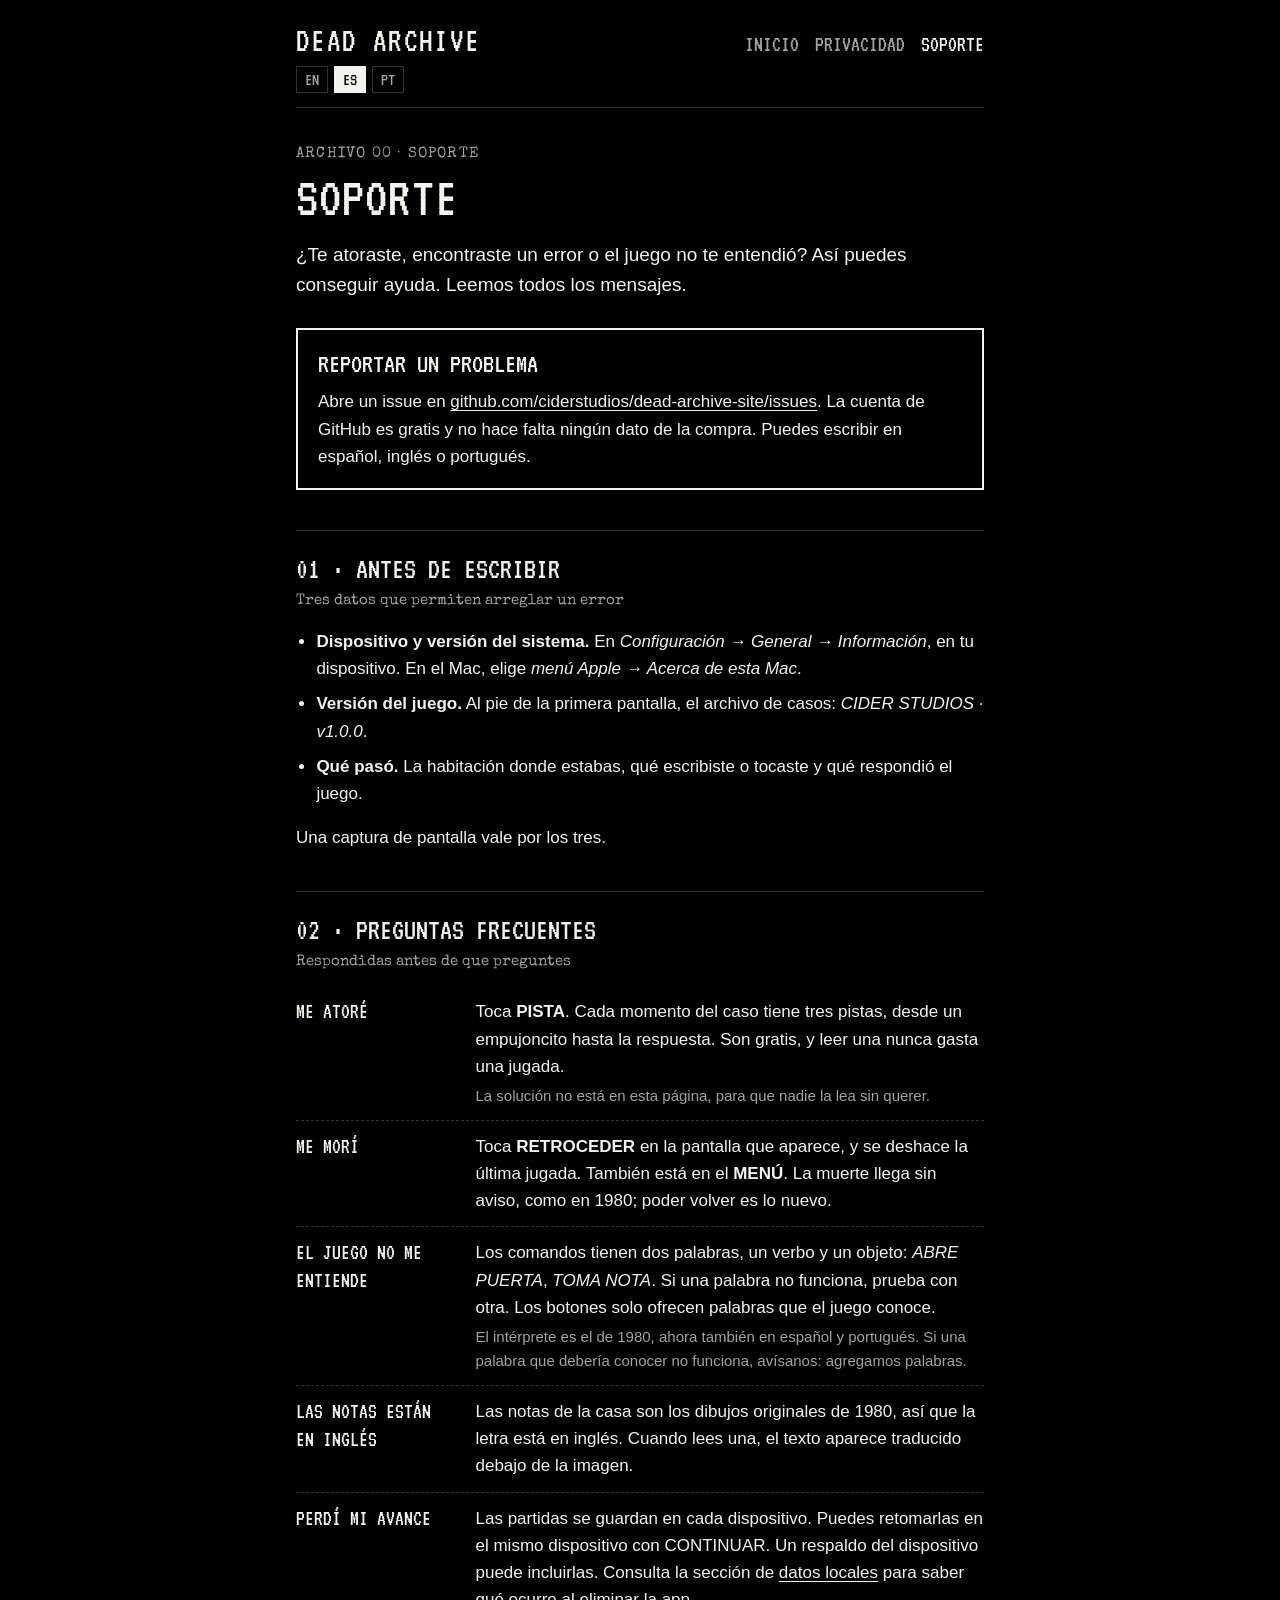
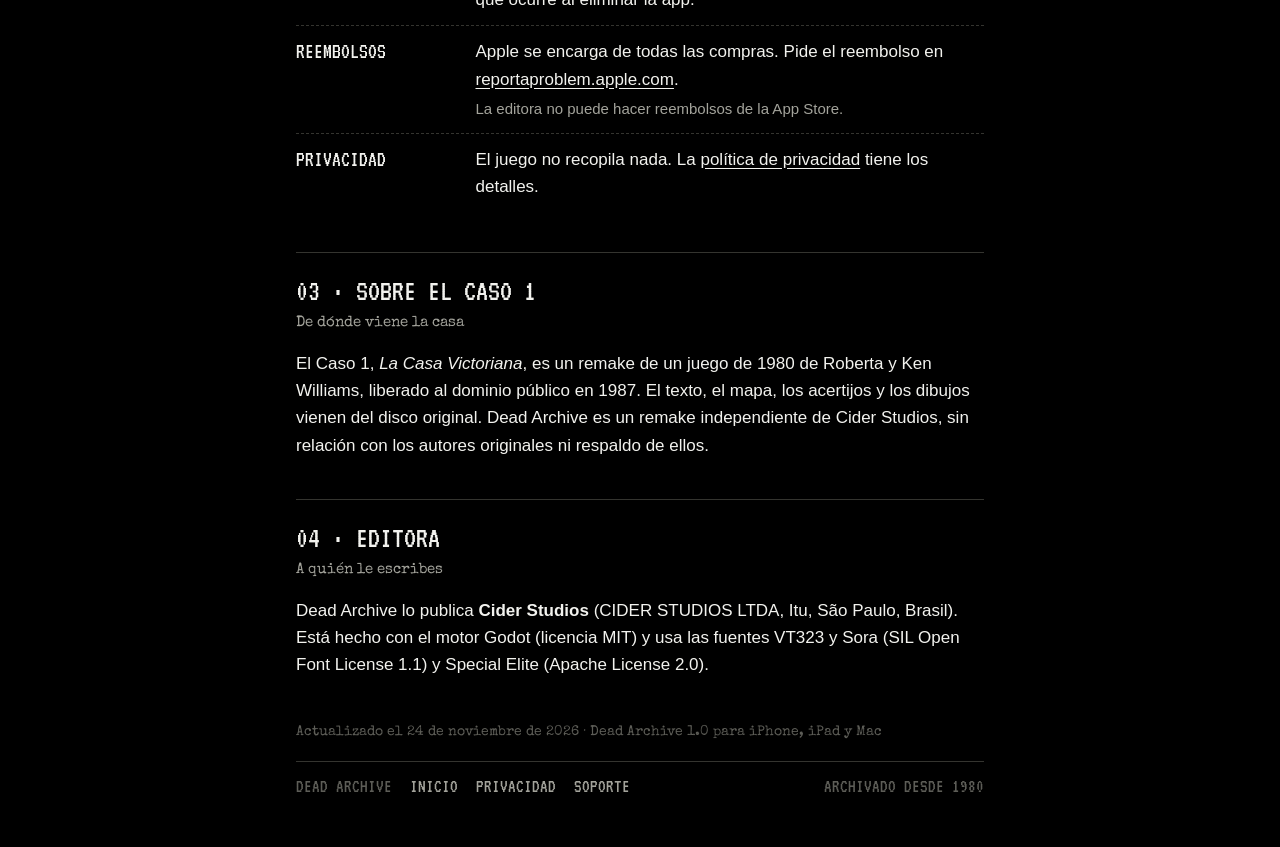
<file: es/support.html>
<!doctype html>
<html lang="es">
<head>
<meta charset="utf-8">
<meta name="viewport" content="width=device-width, initial-scale=1">
<title>Dead Archive · Soporte</title>
<meta name="description" content="Cómo salir de un atasco, reportar un error o resolver una duda sobre Dead Archive.">
<link rel="alternate" hreflang="en" href="../support.html">
<link rel="alternate" hreflang="es" href="support.html">
<link rel="alternate" hreflang="pt" href="../pt/support.html">
<link rel="preconnect" href="https://fonts.googleapis.com">
<link rel="preconnect" href="https://fonts.gstatic.com" crossorigin>
<link rel="stylesheet" href="https://fonts.googleapis.com/css2?family=Special+Elite&family=VT323&display=swap">
<link rel="stylesheet" href="../style.css">
</head>
<body>
<div class="wrap">

<header class="masthead">
  <a class="mark" href="index.html">DEAD ARCHIVE</a>
  <nav class="nav">
    <a href="index.html">Inicio</a>
    <a href="privacy.html">Privacidad</a>
    <a href="support.html" aria-current="page">Soporte</a>
  </nav>
  <div class="langs"><a href="../support.html" hreflang="en">EN</a><span>ES</span><a href="../pt/support.html" hreflang="pt">PT</a></div>
</header>

<p class="eyebrow">Archivo 00 · Soporte</p>
<h1>Soporte</h1>
<p class="standfirst">¿Te atoraste, encontraste un error o el juego no te entendió? Así puedes conseguir ayuda. Leemos todos los mensajes.</p>

<div class="verdict">
  <p>Reportar un problema</p>
  <p>Abre un issue en <a href="https://github.com/ciderstudios/dead-archive-site/issues">github.com/ciderstudios/dead-archive-site/issues</a>. La cuenta de GitHub es gratis y no hace falta ningún dato de la compra. Puedes escribir en español, inglés o portugués.</p>
</div>

<section>
  <h2>01 · Antes de escribir</h2>
  <h3>Tres datos que permiten arreglar un error</h3>
  <ul class="plain">
    <li><strong>Dispositivo y versión del sistema.</strong> En <em>Configuración → General → Información</em>, en tu dispositivo. En el Mac, elige <em>menú Apple → Acerca de esta Mac</em>.</li>
    <li><strong>Versión del juego.</strong> Al pie de la primera pantalla, el archivo de casos: <em>CIDER STUDIOS · v1.0.0</em>.</li>
    <li><strong>Qué pasó.</strong> La habitación donde estabas, qué escribiste o tocaste y qué respondió el juego.</li>
  </ul>
  <p>Una captura de pantalla vale por los tres.</p>
</section>

<section>
  <h2>02 · Preguntas frecuentes</h2>
  <h3>Respondidas antes de que preguntes</h3>
  <dl class="ledger">
    <div>
      <dt>Me atoré</dt>
      <dd>Toca <strong>PISTA</strong>. Cada momento del caso tiene tres pistas, desde un empujoncito hasta la respuesta. Son gratis, y leer una nunca gasta una jugada.
        <span class="why">La solución no está en esta página, para que nadie la lea sin querer.</span></dd>
    </div>
    <div>
      <dt>Me morí</dt>
      <dd>Toca <strong>RETROCEDER</strong> en la pantalla que aparece, y se deshace la última jugada. También está en el <strong>MENÚ</strong>. La muerte llega sin aviso, como en 1980; poder volver es lo nuevo.</dd>
    </div>
    <div>
      <dt>El juego no me entiende</dt>
      <dd>Los comandos tienen dos palabras, un verbo y un objeto: <em>ABRE PUERTA</em>, <em>TOMA NOTA</em>. Si una palabra no funciona, prueba con otra. Los botones solo ofrecen palabras que el juego conoce.
        <span class="why">El intérprete es el de 1980, ahora también en español y portugués. Si una palabra que debería conocer no funciona, avísanos: agregamos palabras.</span></dd>
    </div>
    <div>
      <dt>Las notas están en inglés</dt>
      <dd>Las notas de la casa son los dibujos originales de 1980, así que la letra está en inglés. Cuando lees una, el texto aparece traducido debajo de la imagen.</dd>
    </div>
    <div>
      <dt>Perdí mi avance</dt>
      <dd>Las partidas se guardan en cada dispositivo. Puedes retomarlas en el mismo dispositivo con CONTINUAR. Un respaldo del dispositivo puede incluirlas. Consulta la sección de <a href="privacy.html#local-data">datos locales</a> para saber qué ocurre al eliminar la app.</dd>
    </div>
    <div>
      <dt>Reembolsos</dt>
      <dd>Apple se encarga de todas las compras. Pide el reembolso en <a href="https://reportaproblem.apple.com">reportaproblem.apple.com</a>.
        <span class="why">La editora no puede hacer reembolsos de la App Store.</span></dd>
    </div>
    <div>
      <dt>Privacidad</dt>
      <dd>El juego no recopila nada. La <a href="privacy.html">política de privacidad</a> tiene los detalles.</dd>
    </div>
  </dl>
</section>

<section>
  <h2>03 · Sobre el Caso 1</h2>
  <h3>De dónde viene la casa</h3>
  <p>El Caso 1, <em>La Casa Victoriana</em>, es un remake de un juego de 1980 de Roberta y Ken Williams, liberado al dominio público en 1987. El texto, el mapa, los acertijos y los dibujos vienen del disco original. Dead Archive es un remake independiente de Cider Studios, sin relación con los autores originales ni respaldo de ellos.</p>
</section>

<section>
  <h2>04 · Editora</h2>
  <h3>A quién le escribes</h3>
  <p>Dead Archive lo publica <strong>Cider Studios</strong> (CIDER STUDIOS LTDA, Itu, São Paulo, Brasil). Está hecho con el motor Godot (licencia MIT) y usa las fuentes VT323 y Sora (SIL Open Font License 1.1) y Special Elite (Apache License 2.0).</p>
</section>

<p class="stamp">Actualizado el 24 de noviembre de 2026 · Dead Archive 1.0 para iPhone, iPad y Mac</p>

<footer>
  <span>Dead Archive</span>
  <a href="index.html">Inicio</a>
  <a href="privacy.html">Privacidad</a>
  <a href="support.html">Soporte</a>
  <span class="end">Archivado desde 1980</span>
</footer>

</div>
</body>
</html>
</file>
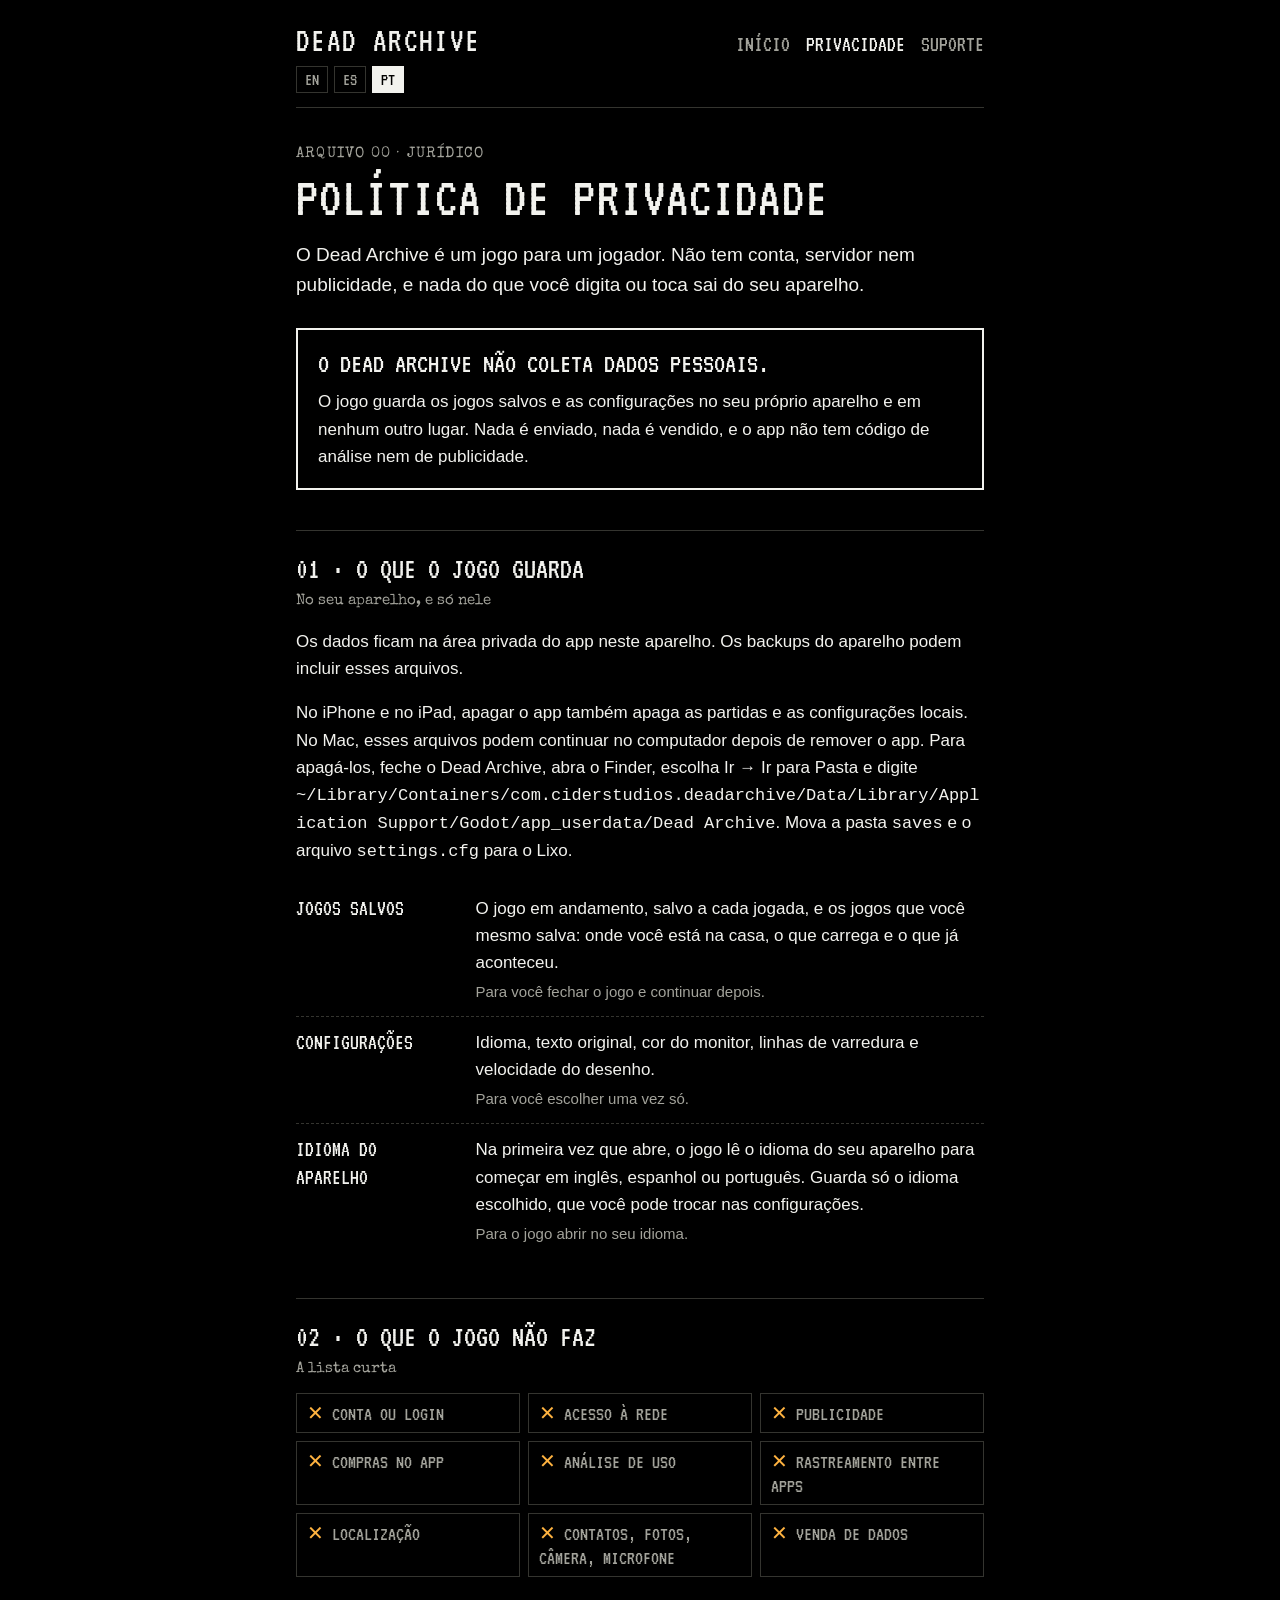
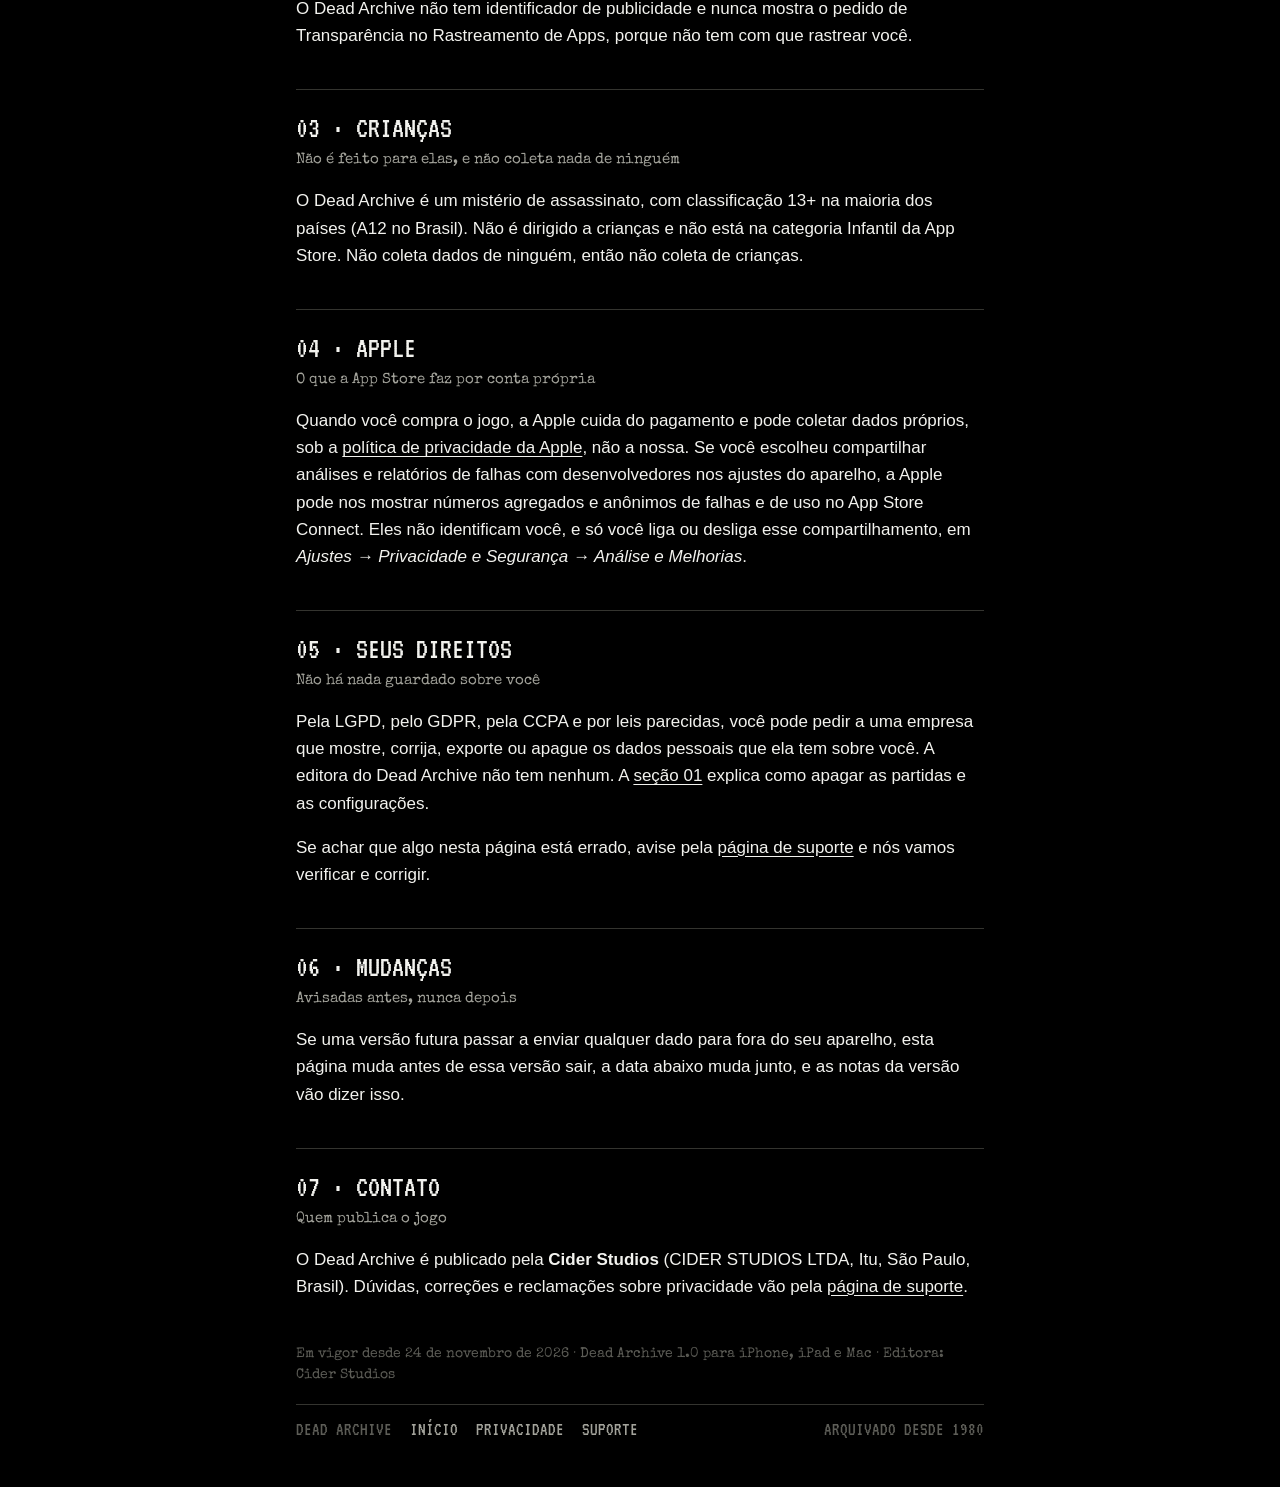
<file: pt/privacy.html>
<!doctype html>
<html lang="pt-BR">
<head>
<meta charset="utf-8">
<meta name="viewport" content="width=device-width, initial-scale=1">
<title>Dead Archive · Política de Privacidade</title>
<meta name="description" content="O Dead Archive não coleta dados pessoais. Tudo o que o jogo salva fica no seu aparelho.">
<link rel="alternate" hreflang="en" href="../privacy.html">
<link rel="alternate" hreflang="es" href="../es/privacy.html">
<link rel="alternate" hreflang="pt" href="privacy.html">
<link rel="preconnect" href="https://fonts.googleapis.com">
<link rel="preconnect" href="https://fonts.gstatic.com" crossorigin>
<link rel="stylesheet" href="https://fonts.googleapis.com/css2?family=Special+Elite&family=VT323&display=swap">
<link rel="stylesheet" href="../style.css">
</head>
<body>
<div class="wrap">

<header class="masthead">
  <a class="mark" href="index.html">DEAD ARCHIVE</a>
  <nav class="nav">
    <a href="index.html">Início</a>
    <a href="privacy.html" aria-current="page">Privacidade</a>
    <a href="support.html">Suporte</a>
  </nav>
  <div class="langs"><a href="../privacy.html" hreflang="en">EN</a><a href="../es/privacy.html" hreflang="es">ES</a><span>PT</span></div>
</header>

<p class="eyebrow">Arquivo 00 · Jurídico</p>
<h1>Política de Privacidade</h1>
<p class="standfirst">O Dead Archive é um jogo para um jogador. Não tem conta, servidor nem publicidade, e nada do que você digita ou toca sai do seu aparelho.</p>

<div class="verdict">
  <p>O Dead Archive não coleta dados pessoais.</p>
  <p>O jogo guarda os jogos salvos e as configurações no seu próprio aparelho e em nenhum outro lugar. Nada é enviado, nada é vendido, e o app não tem código de análise nem de publicidade.</p>
</div>

<section id="local-data">
  <h2>01 · O que o jogo guarda</h2>
  <h3>No seu aparelho, e só nele</h3>
  <p>Os dados ficam na área privada do app neste aparelho. Os backups do aparelho podem incluir esses arquivos.</p>
  <p>No iPhone e no iPad, apagar o app também apaga as partidas e as configurações locais. No Mac, esses arquivos podem continuar no computador depois de remover o app. Para apagá-los, feche o Dead Archive, abra o Finder, escolha Ir → Ir para Pasta e digite <code>~/Library/Containers/com.ciderstudios.deadarchive/Data/Library/Application Support/Godot/app_userdata/Dead Archive</code>. Mova a pasta <code>saves</code> e o arquivo <code>settings.cfg</code> para o Lixo.</p>
  <dl class="ledger">
    <div>
      <dt>Jogos salvos</dt>
      <dd>O jogo em andamento, salvo a cada jogada, e os jogos que você mesmo salva: onde você está na casa, o que carrega e o que já aconteceu.
        <span class="why">Para você fechar o jogo e continuar depois.</span></dd>
    </div>
    <div>
      <dt>Configurações</dt>
      <dd>Idioma, texto original, cor do monitor, linhas de varredura e velocidade do desenho.
        <span class="why">Para você escolher uma vez só.</span></dd>
    </div>
    <div>
      <dt>Idioma do aparelho</dt>
      <dd>Na primeira vez que abre, o jogo lê o idioma do seu aparelho para começar em inglês, espanhol ou português. Guarda só o idioma escolhido, que você pode trocar nas configurações.
        <span class="why">Para o jogo abrir no seu idioma.</span></dd>
    </div>
  </dl>
</section>

<section>
  <h2>02 · O que o jogo não faz</h2>
  <h3>A lista curta</h3>
  <ul class="nots">
    <li>Conta ou login</li>
    <li>Acesso à rede</li>
    <li>Publicidade</li>
    <li>Compras no app</li>
    <li>Análise de uso</li>
    <li>Rastreamento entre apps</li>
    <li>Localização</li>
    <li>Contatos, fotos, câmera, microfone</li>
    <li>Venda de dados</li>
  </ul>
  <p style="margin-top:18px">O Dead Archive não tem identificador de publicidade e nunca mostra o pedido de Transparência no Rastreamento de Apps, porque não tem com que rastrear você.</p>
</section>

<section>
  <h2>03 · Crianças</h2>
  <h3>Não é feito para elas, e não coleta nada de ninguém</h3>
  <p>O Dead Archive é um mistério de assassinato, com classificação 13+ na maioria dos países (A12 no Brasil). Não é dirigido a crianças e não está na categoria Infantil da App Store. Não coleta dados de ninguém, então não coleta de crianças.</p>
</section>

<section>
  <h2>04 · Apple</h2>
  <h3>O que a App Store faz por conta própria</h3>
  <p>Quando você compra o jogo, a Apple cuida do pagamento e pode coletar dados próprios, sob a <a href="https://www.apple.com/br/legal/privacy/">política de privacidade da Apple</a>, não a nossa. Se você escolheu compartilhar análises e relatórios de falhas com desenvolvedores nos ajustes do aparelho, a Apple pode nos mostrar números agregados e anônimos de falhas e de uso no App Store Connect. Eles não identificam você, e só você liga ou desliga esse compartilhamento, em <em>Ajustes → Privacidade e Segurança → Análise e Melhorias</em>.</p>
</section>

<section>
  <h2>05 · Seus direitos</h2>
  <h3>Não há nada guardado sobre você</h3>
  <p>Pela LGPD, pelo GDPR, pela CCPA e por leis parecidas, você pode pedir a uma empresa que mostre, corrija, exporte ou apague os dados pessoais que ela tem sobre você. A editora do Dead Archive não tem nenhum. A <a href="#local-data">seção 01</a> explica como apagar as partidas e as configurações.</p>
  <p>Se achar que algo nesta página está errado, avise pela <a href="support.html">página de suporte</a> e nós vamos verificar e corrigir.</p>
</section>

<section>
  <h2>06 · Mudanças</h2>
  <h3>Avisadas antes, nunca depois</h3>
  <p>Se uma versão futura passar a enviar qualquer dado para fora do seu aparelho, esta página muda antes de essa versão sair, a data abaixo muda junto, e as notas da versão vão dizer isso.</p>
</section>

<section>
  <h2>07 · Contato</h2>
  <h3>Quem publica o jogo</h3>
  <p>O Dead Archive é publicado pela <strong>Cider Studios</strong> (CIDER STUDIOS LTDA, Itu, São Paulo, Brasil). Dúvidas, correções e reclamações sobre privacidade vão pela <a href="support.html">página de suporte</a>.</p>
</section>

<p class="stamp">Em vigor desde 24 de novembro de 2026 · Dead Archive 1.0 para iPhone, iPad e Mac · Editora: Cider Studios</p>

<footer>
  <span>Dead Archive</span>
  <a href="index.html">Início</a>
  <a href="privacy.html">Privacidade</a>
  <a href="support.html">Suporte</a>
  <span class="end">Arquivado desde 1980</span>
</footer>

</div>
</body>
</html>
</file>
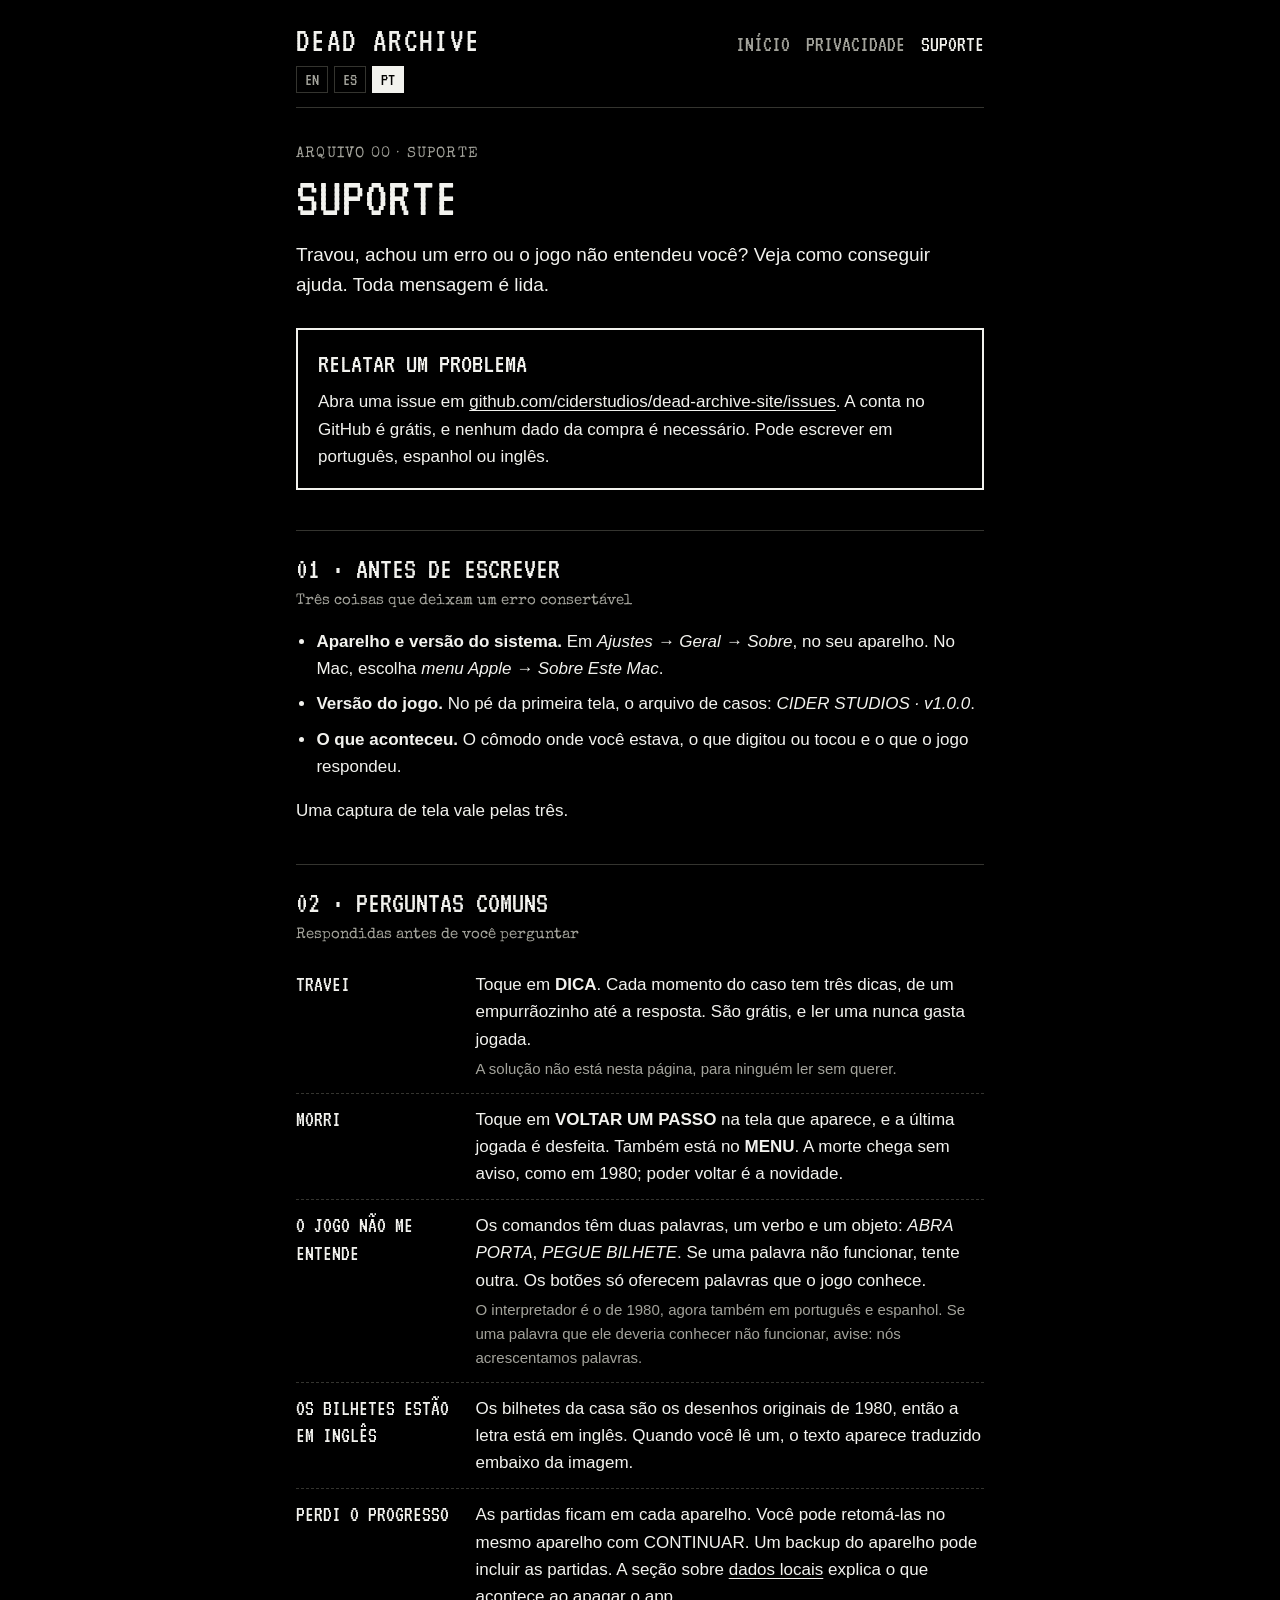
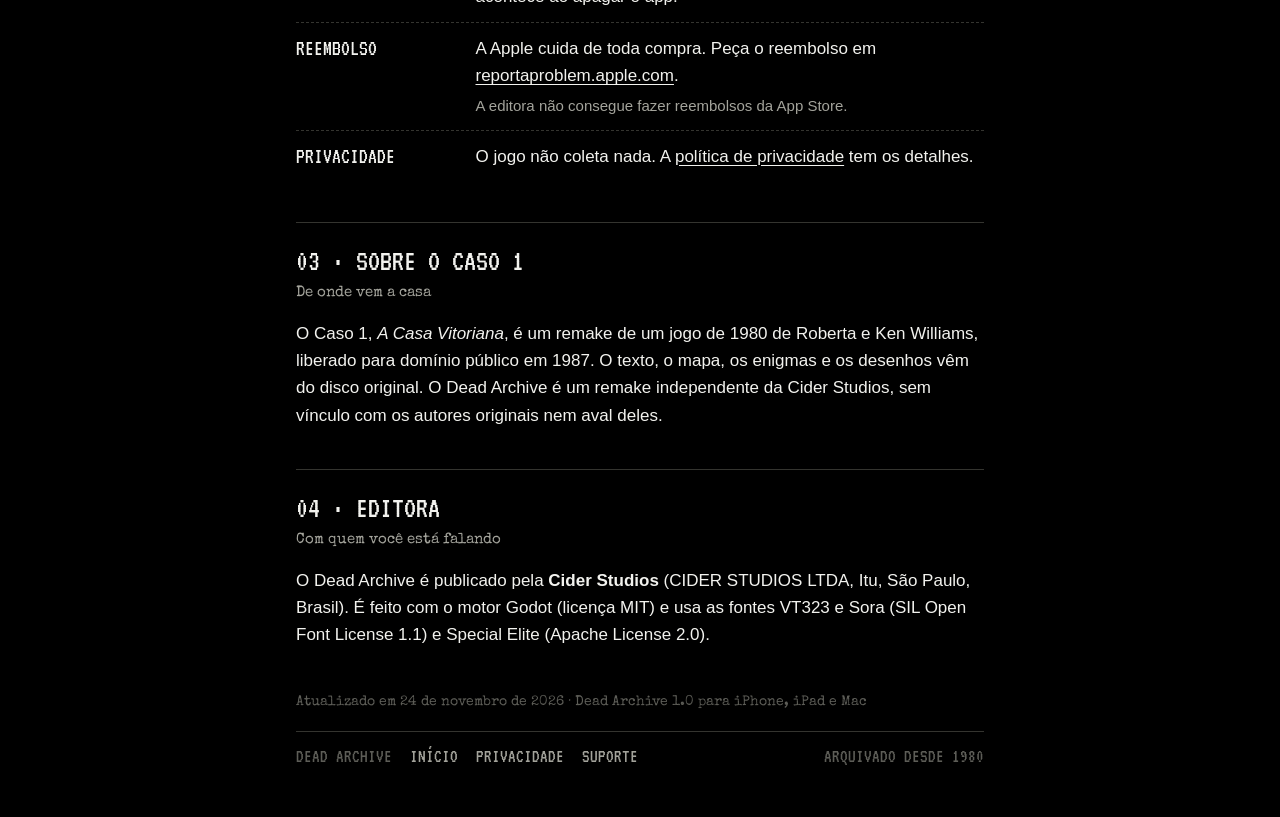
<file: pt/support.html>
<!doctype html>
<html lang="pt-BR">
<head>
<meta charset="utf-8">
<meta name="viewport" content="width=device-width, initial-scale=1">
<title>Dead Archive · Suporte</title>
<meta name="description" content="Como sair de um impasse, relatar um erro ou tirar uma dúvida sobre o Dead Archive.">
<link rel="alternate" hreflang="en" href="../support.html">
<link rel="alternate" hreflang="es" href="../es/support.html">
<link rel="alternate" hreflang="pt" href="support.html">
<link rel="preconnect" href="https://fonts.googleapis.com">
<link rel="preconnect" href="https://fonts.gstatic.com" crossorigin>
<link rel="stylesheet" href="https://fonts.googleapis.com/css2?family=Special+Elite&family=VT323&display=swap">
<link rel="stylesheet" href="../style.css">
</head>
<body>
<div class="wrap">

<header class="masthead">
  <a class="mark" href="index.html">DEAD ARCHIVE</a>
  <nav class="nav">
    <a href="index.html">Início</a>
    <a href="privacy.html">Privacidade</a>
    <a href="support.html" aria-current="page">Suporte</a>
  </nav>
  <div class="langs"><a href="../support.html" hreflang="en">EN</a><a href="../es/support.html" hreflang="es">ES</a><span>PT</span></div>
</header>

<p class="eyebrow">Arquivo 00 · Suporte</p>
<h1>Suporte</h1>
<p class="standfirst">Travou, achou um erro ou o jogo não entendeu você? Veja como conseguir ajuda. Toda mensagem é lida.</p>

<div class="verdict">
  <p>Relatar um problema</p>
  <p>Abra uma issue em <a href="https://github.com/ciderstudios/dead-archive-site/issues">github.com/ciderstudios/dead-archive-site/issues</a>. A conta no GitHub é grátis, e nenhum dado da compra é necessário. Pode escrever em português, espanhol ou inglês.</p>
</div>

<section>
  <h2>01 · Antes de escrever</h2>
  <h3>Três coisas que deixam um erro consertável</h3>
  <ul class="plain">
    <li><strong>Aparelho e versão do sistema.</strong> Em <em>Ajustes → Geral → Sobre</em>, no seu aparelho. No Mac, escolha <em>menu Apple → Sobre Este Mac</em>.</li>
    <li><strong>Versão do jogo.</strong> No pé da primeira tela, o arquivo de casos: <em>CIDER STUDIOS · v1.0.0</em>.</li>
    <li><strong>O que aconteceu.</strong> O cômodo onde você estava, o que digitou ou tocou e o que o jogo respondeu.</li>
  </ul>
  <p>Uma captura de tela vale pelas três.</p>
</section>

<section>
  <h2>02 · Perguntas comuns</h2>
  <h3>Respondidas antes de você perguntar</h3>
  <dl class="ledger">
    <div>
      <dt>Travei</dt>
      <dd>Toque em <strong>DICA</strong>. Cada momento do caso tem três dicas, de um empurrãozinho até a resposta. São grátis, e ler uma nunca gasta jogada.
        <span class="why">A solução não está nesta página, para ninguém ler sem querer.</span></dd>
    </div>
    <div>
      <dt>Morri</dt>
      <dd>Toque em <strong>VOLTAR UM PASSO</strong> na tela que aparece, e a última jogada é desfeita. Também está no <strong>MENU</strong>. A morte chega sem aviso, como em 1980; poder voltar é a novidade.</dd>
    </div>
    <div>
      <dt>O jogo não me entende</dt>
      <dd>Os comandos têm duas palavras, um verbo e um objeto: <em>ABRA PORTA</em>, <em>PEGUE BILHETE</em>. Se uma palavra não funcionar, tente outra. Os botões só oferecem palavras que o jogo conhece.
        <span class="why">O interpretador é o de 1980, agora também em português e espanhol. Se uma palavra que ele deveria conhecer não funcionar, avise: nós acrescentamos palavras.</span></dd>
    </div>
    <div>
      <dt>Os bilhetes estão em inglês</dt>
      <dd>Os bilhetes da casa são os desenhos originais de 1980, então a letra está em inglês. Quando você lê um, o texto aparece traduzido embaixo da imagem.</dd>
    </div>
    <div>
      <dt>Perdi o progresso</dt>
      <dd>As partidas ficam em cada aparelho. Você pode retomá-las no mesmo aparelho com CONTINUAR. Um backup do aparelho pode incluir as partidas. A seção sobre <a href="privacy.html#local-data">dados locais</a> explica o que acontece ao apagar o app.</dd>
    </div>
    <div>
      <dt>Reembolso</dt>
      <dd>A Apple cuida de toda compra. Peça o reembolso em <a href="https://reportaproblem.apple.com">reportaproblem.apple.com</a>.
        <span class="why">A editora não consegue fazer reembolsos da App Store.</span></dd>
    </div>
    <div>
      <dt>Privacidade</dt>
      <dd>O jogo não coleta nada. A <a href="privacy.html">política de privacidade</a> tem os detalhes.</dd>
    </div>
  </dl>
</section>

<section>
  <h2>03 · Sobre o Caso 1</h2>
  <h3>De onde vem a casa</h3>
  <p>O Caso 1, <em>A Casa Vitoriana</em>, é um remake de um jogo de 1980 de Roberta e Ken Williams, liberado para domínio público em 1987. O texto, o mapa, os enigmas e os desenhos vêm do disco original. O Dead Archive é um remake independente da Cider Studios, sem vínculo com os autores originais nem aval deles.</p>
</section>

<section>
  <h2>04 · Editora</h2>
  <h3>Com quem você está falando</h3>
  <p>O Dead Archive é publicado pela <strong>Cider Studios</strong> (CIDER STUDIOS LTDA, Itu, São Paulo, Brasil). É feito com o motor Godot (licença MIT) e usa as fontes VT323 e Sora (SIL Open Font License 1.1) e Special Elite (Apache License 2.0).</p>
</section>

<p class="stamp">Atualizado em 24 de novembro de 2026 · Dead Archive 1.0 para iPhone, iPad e Mac</p>

<footer>
  <span>Dead Archive</span>
  <a href="index.html">Início</a>
  <a href="privacy.html">Privacidade</a>
  <a href="support.html">Suporte</a>
  <span class="end">Arquivado desde 1980</span>
</footer>

</div>
</body>
</html>
</file>
<file: style.css>
/* Dead Archive: privacy policy, support and home pages.
   The look follows the game: white lines on black, the VT323 terminal face for
   headings and a typewriter face for the stamps. Body text stays in the system
   face, because a long policy in VT323 is hard to read. */

:root {
  --ink: #f2f2ee;
  --dim: #a3a39b;
  --faint: #5d5d57;
  --rule: #34342f;
  --paper: #000;
  --green: #5cff7a;
  --amber: #ffb340;
  --mono: "VT323", ui-monospace, "SF Mono", Menlo, monospace;
  --type: "Special Elite", "Courier New", Courier, monospace;
  --body: -apple-system, BlinkMacSystemFont, "Segoe UI", Roboto, "Helvetica Neue", Arial, sans-serif;
  color-scheme: dark;
}

* { box-sizing: border-box; }

html { -webkit-text-size-adjust: 100%; }

body {
  margin: 0;
  background: var(--paper);
  color: var(--ink);
  font: 17px/1.6 var(--body);
}

code { overflow-wrap: anywhere; }

.wrap {
  max-width: 720px;
  margin: 0 auto;
  padding: 24px 16px 48px;
}

a { color: var(--ink); text-underline-offset: 3px; }
a:hover { color: var(--green); }

/* Masthead */

.masthead {
  display: flex;
  flex-wrap: wrap;
  align-items: baseline;
  justify-content: space-between;
  gap: 8px 20px;
  padding-bottom: 14px;
  border-bottom: 1px solid var(--rule);
  margin-bottom: 36px;
}

.mark {
  font: 34px/1 var(--mono);
  letter-spacing: 0.04em;
  text-decoration: none;
}

.nav {
  display: flex;
  flex-wrap: wrap;
  gap: 4px 16px;
  font: 22px/1.2 var(--mono);
  text-transform: uppercase;
}

.nav a { text-decoration: none; color: var(--dim); }
.nav a:hover, .nav a[aria-current="page"] { color: var(--ink); }

.langs {
  display: flex;
  gap: 6px;
  width: 100%;
  font: 18px/1 var(--mono);
}

.langs a, .langs span {
  padding: 4px 8px 3px;
  border: 1px solid var(--rule);
  text-decoration: none;
  color: var(--dim);
}

.langs span { color: var(--paper); background: var(--ink); border-color: var(--ink); }

/* Headings */

.eyebrow {
  margin: 0 0 6px;
  font: 15px/1.3 var(--type);
  color: var(--dim);
  text-transform: uppercase;
  letter-spacing: 0.08em;
}

h1 {
  margin: 0 0 14px;
  font: 56px/1 var(--mono);
  text-transform: uppercase;
  letter-spacing: 0.02em;
}

h2 {
  margin: 0 0 4px;
  font: 30px/1.1 var(--mono);
  text-transform: uppercase;
}

h3 {
  margin: 0 0 14px;
  font: 400 15px/1.4 var(--type);
  color: var(--dim);
}

.standfirst { font-size: 19px; color: var(--ink); margin: 0 0 28px; }

section { margin: 40px 0 0; padding-top: 22px; border-top: 1px solid var(--rule); }

/* The boxed summary at the top of each page, drawn like the game's note */

.verdict {
  border: 2px solid var(--ink);
  padding: 18px 20px;
  margin: 0 0 8px;
}

.verdict p { margin: 0; }
.verdict p:first-child { font: 28px/1.15 var(--mono); text-transform: uppercase; margin-bottom: 8px; }

/* Lists */

.ledger { margin: 0; }
.ledger div { display: grid; grid-template-columns: 9.5em 1fr; gap: 4px 18px; padding: 12px 0; border-bottom: 1px dashed var(--rule); }
.ledger div:last-child { border-bottom: 0; }
.ledger dt { font: 22px/1.25 var(--mono); text-transform: uppercase; }
.ledger dd { margin: 0; }
.why { display: block; color: var(--dim); font-size: 15px; margin-top: 4px; }

.nots {
  list-style: none;
  padding: 0;
  margin: 0;
  display: grid;
  grid-template-columns: repeat(auto-fill, minmax(200px, 1fr));
  gap: 8px;
}

.nots li {
  font: 20px/1.2 var(--mono);
  text-transform: uppercase;
  padding: 8px 10px 6px;
  border: 1px solid var(--rule);
  color: var(--dim);
}

.nots li::before { content: "\2715  "; color: var(--amber); }

.plain { padding-left: 1.2em; }
.plain li { margin-bottom: 8px; }

/* Home page */

.hero { text-align: center; margin: 12px 0 8px; }
.hero img { width: 100%; max-width: 480px; height: auto; image-rendering: pixelated; }
.tagline { font: 40px/1.05 var(--mono); text-transform: uppercase; text-align: center; margin: 18px 0 10px; }
.pitch { text-align: center; color: var(--dim); max-width: 34em; margin: 0 auto; }

.store-link {
  display: block;
  width: fit-content;
  max-width: 100%;
  margin: 20px auto 0;
  padding: 10px 18px;
  border: 1px solid var(--green);
  color: var(--green);
  font: 24px/1.2 var(--mono);
  text-align: center;
  text-decoration: none;
}

.store-link:hover, .store-link:focus-visible { color: var(--paper); background: var(--green); }

.facts {
  list-style: none;
  padding: 0;
  margin: 28px 0 0;
  display: flex;
  flex-wrap: wrap;
  justify-content: center;
  gap: 8px;
}

.facts li { font: 20px/1 var(--mono); text-transform: uppercase; padding: 8px 10px 6px; border: 1px solid var(--rule); }

/* Footer */

.stamp {
  margin: 44px 0 0;
  font: 14px/1.5 var(--type);
  color: var(--faint);
}

footer {
  display: flex;
  flex-wrap: wrap;
  gap: 6px 18px;
  margin-top: 18px;
  padding-top: 14px;
  border-top: 1px solid var(--rule);
  font: 19px/1.2 var(--mono);
  text-transform: uppercase;
  color: var(--faint);
}

footer a { color: var(--dim); text-decoration: none; }
footer .end { margin-left: auto; }

@media (max-width: 560px) {
  h1 { font-size: 44px; }
  .tagline { font-size: 32px; }
  .ledger div { grid-template-columns: 1fr; }
  footer .end { margin-left: 0; width: 100%; }
}
</file>
